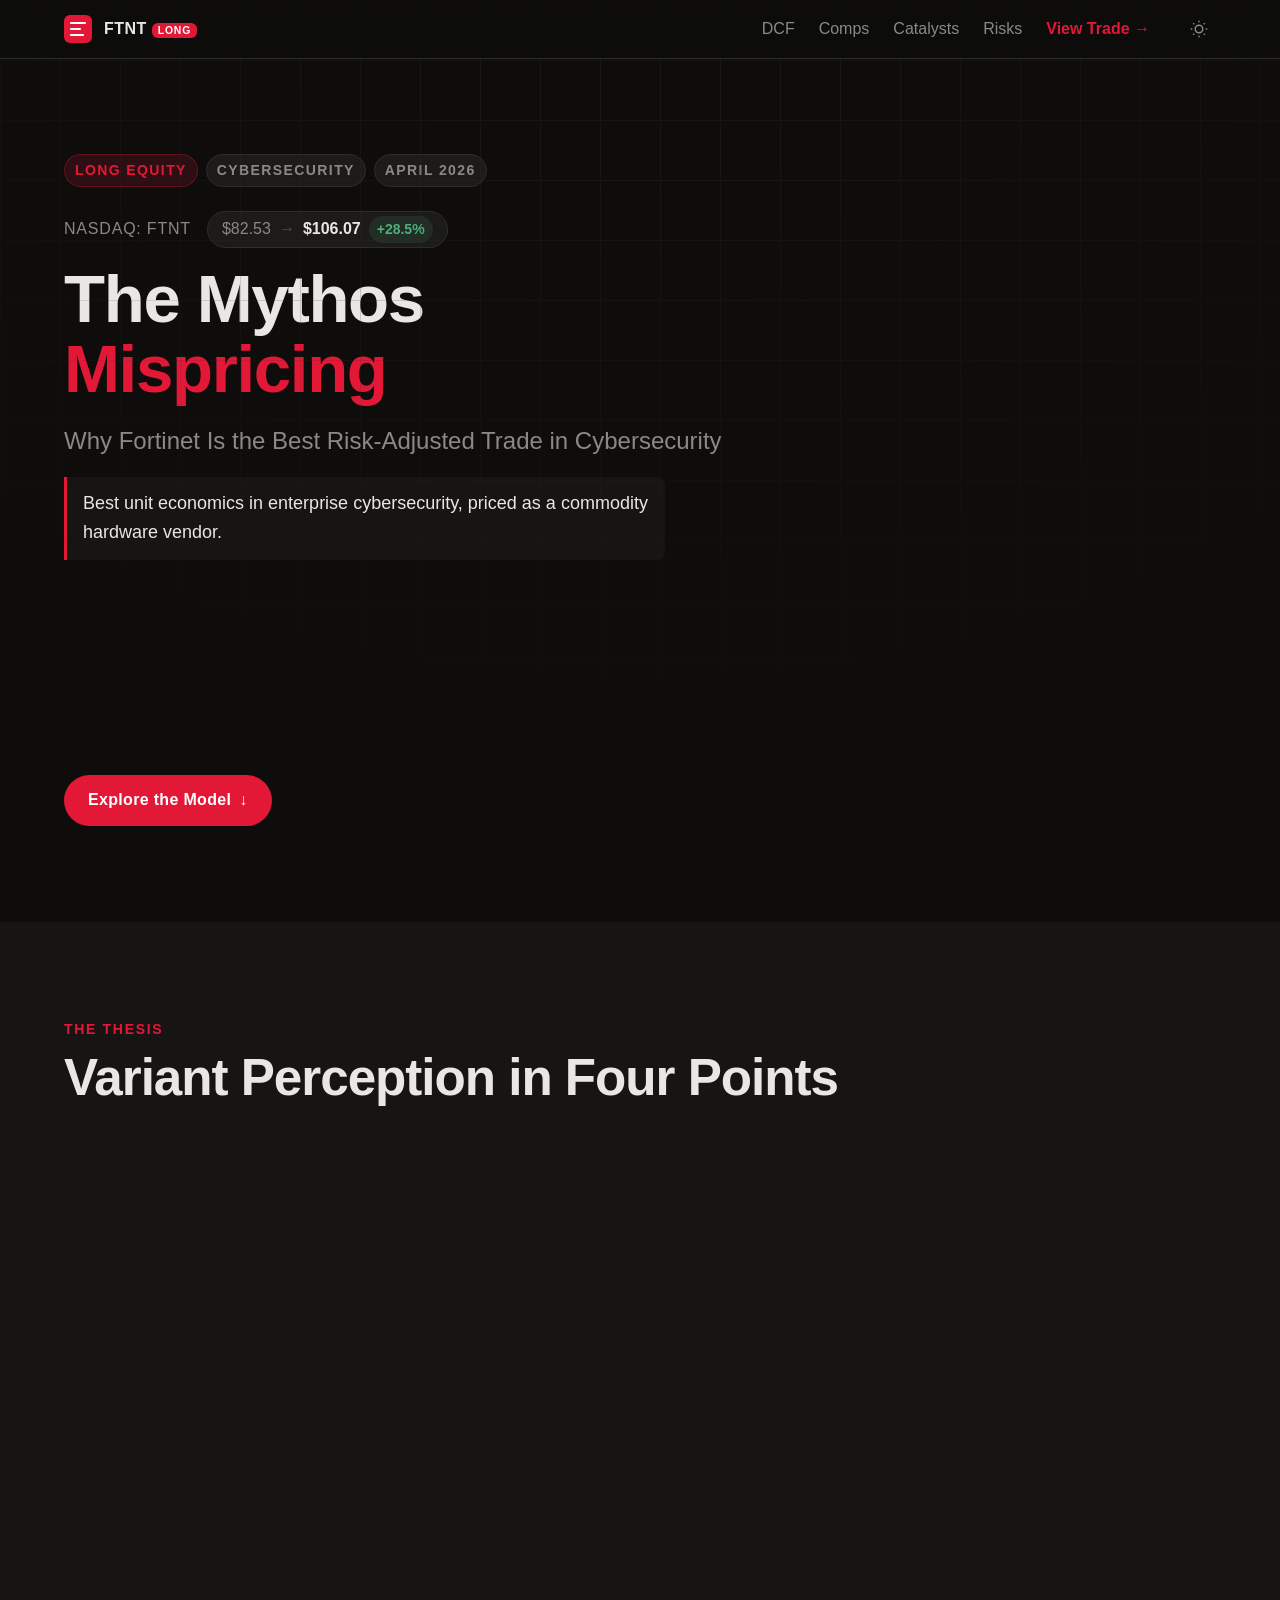
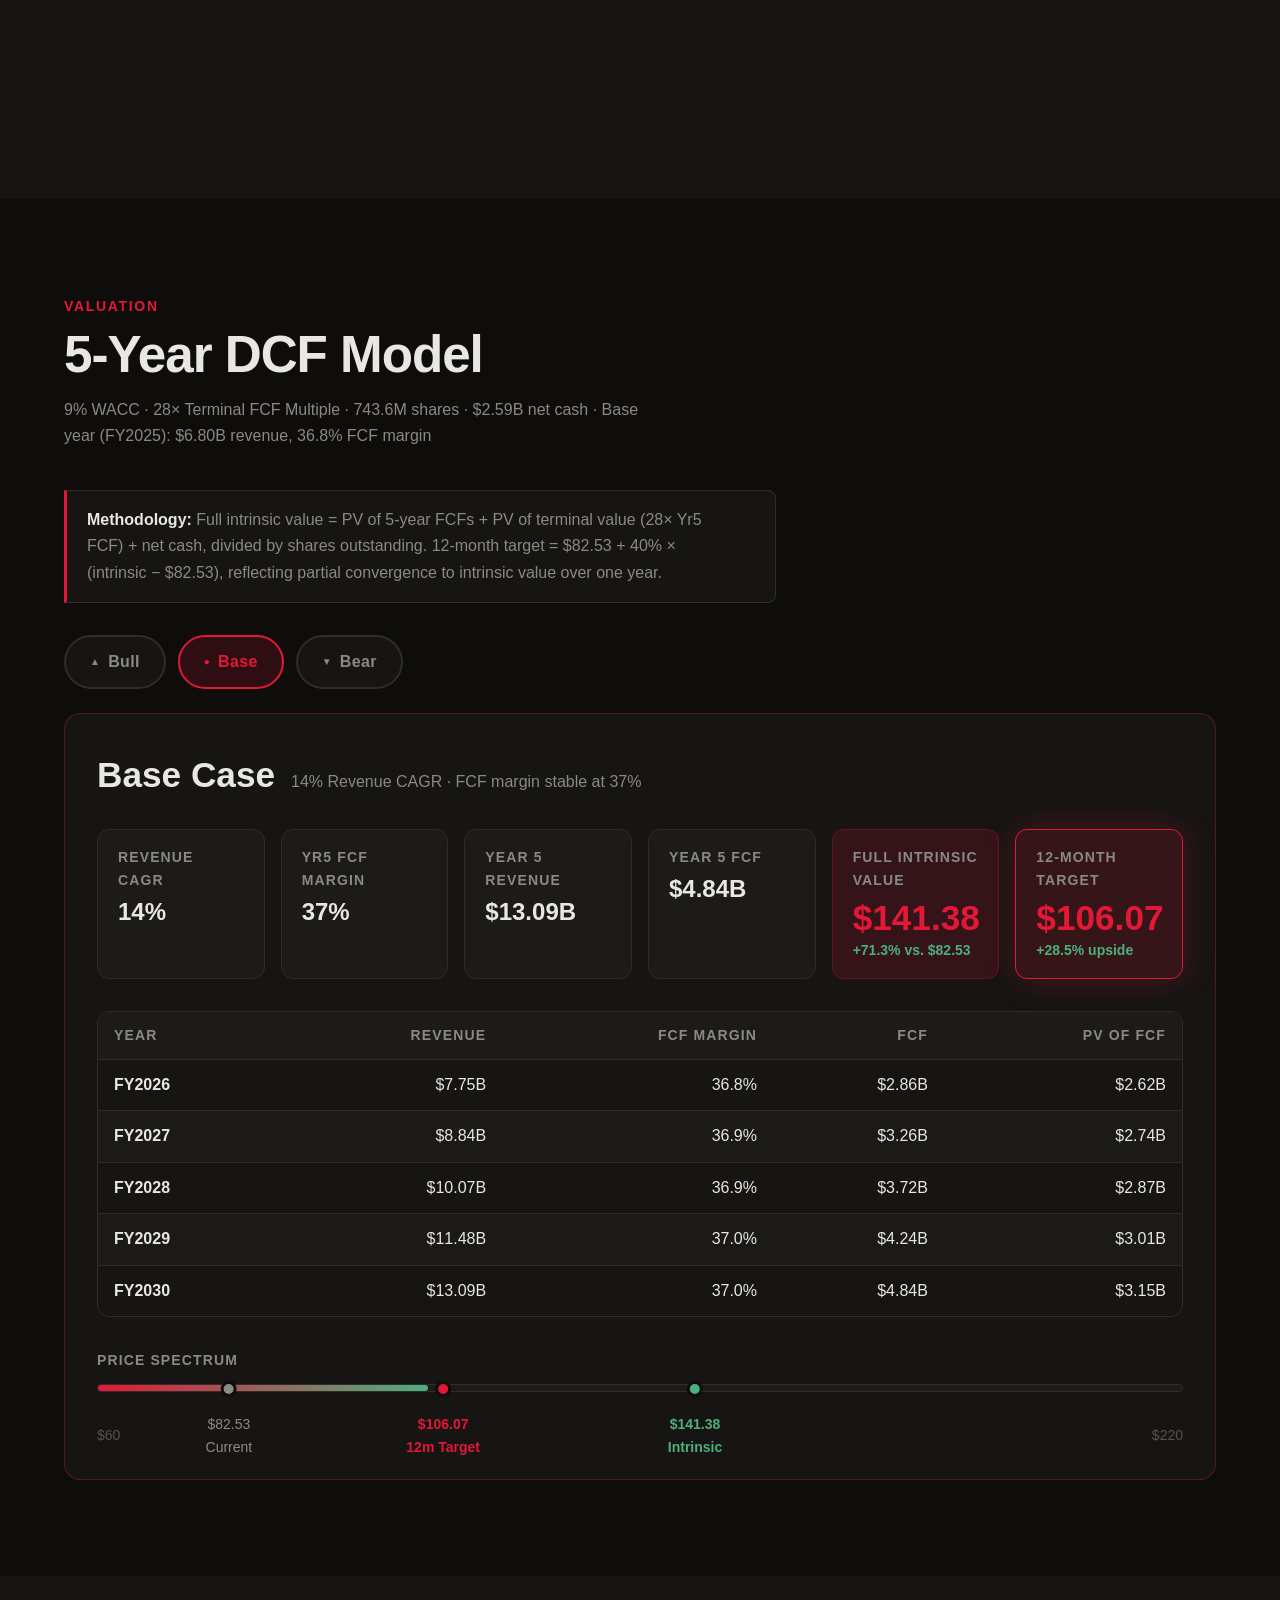
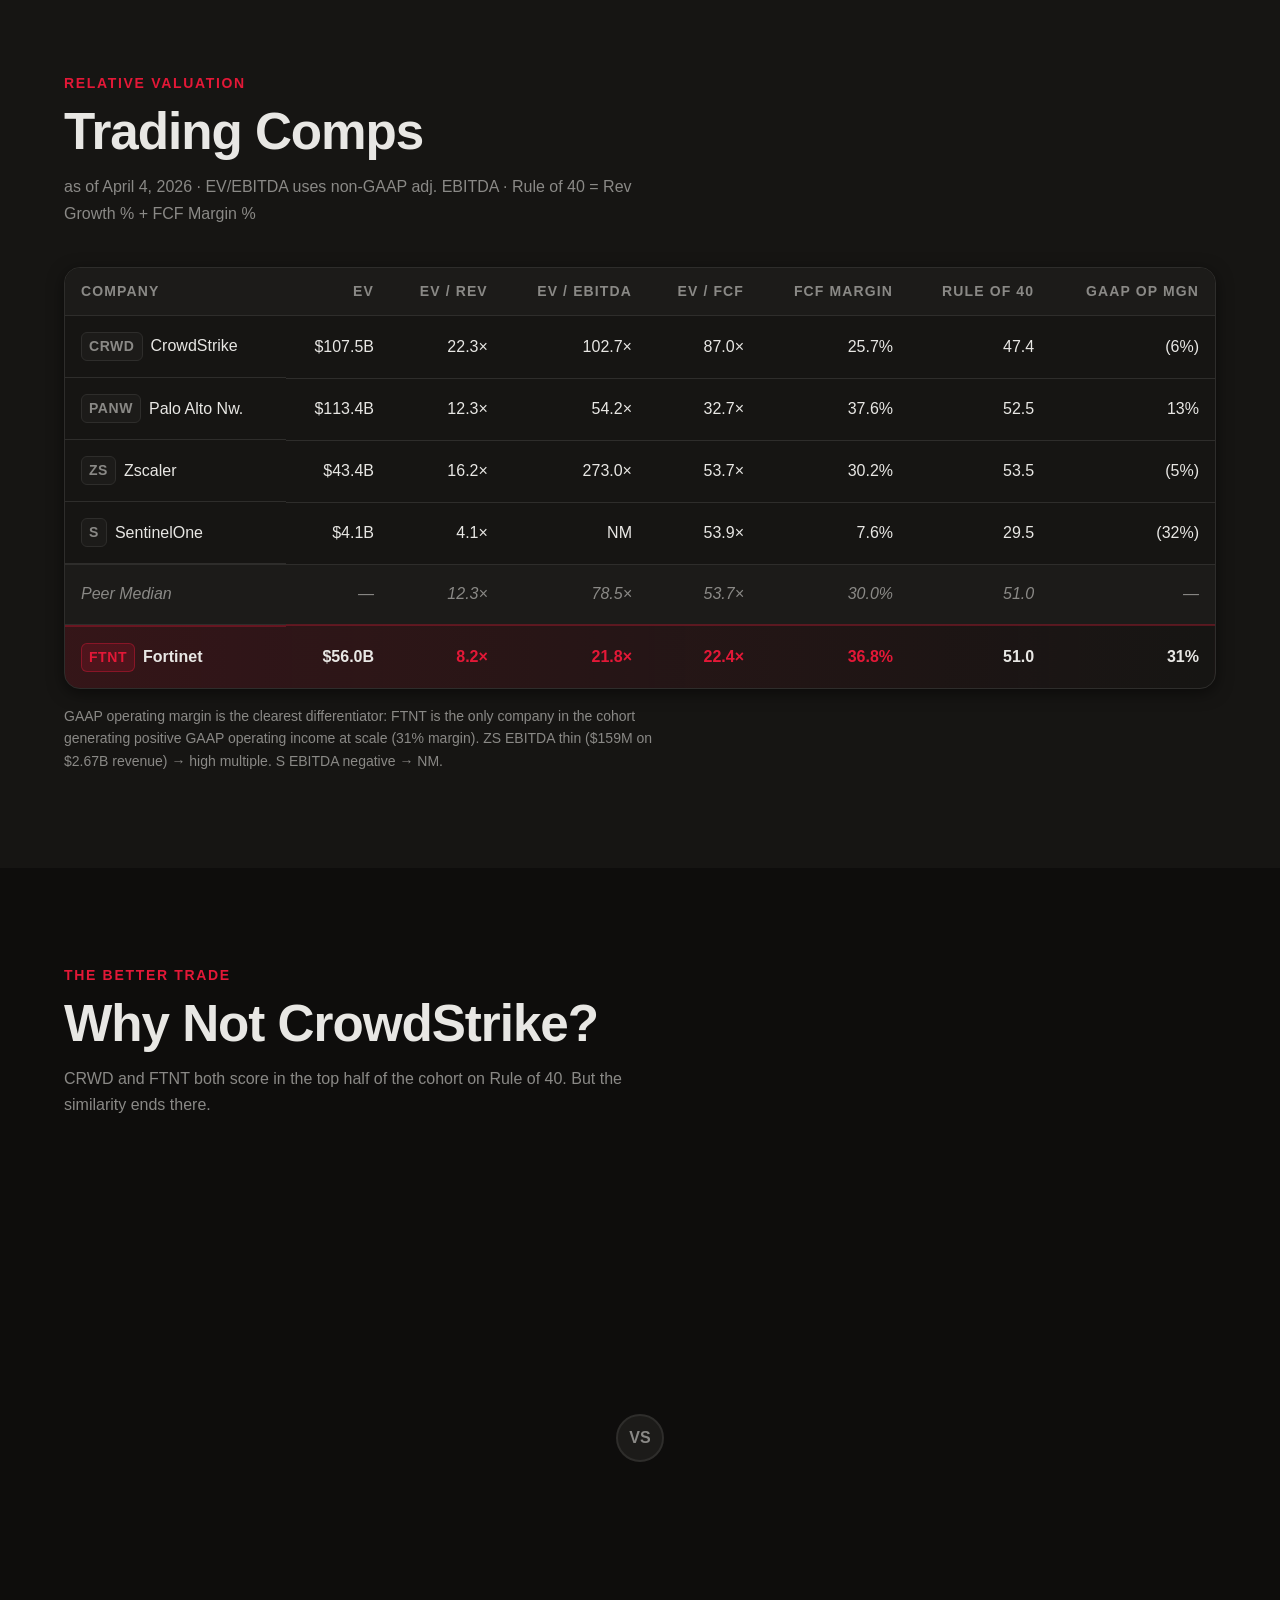
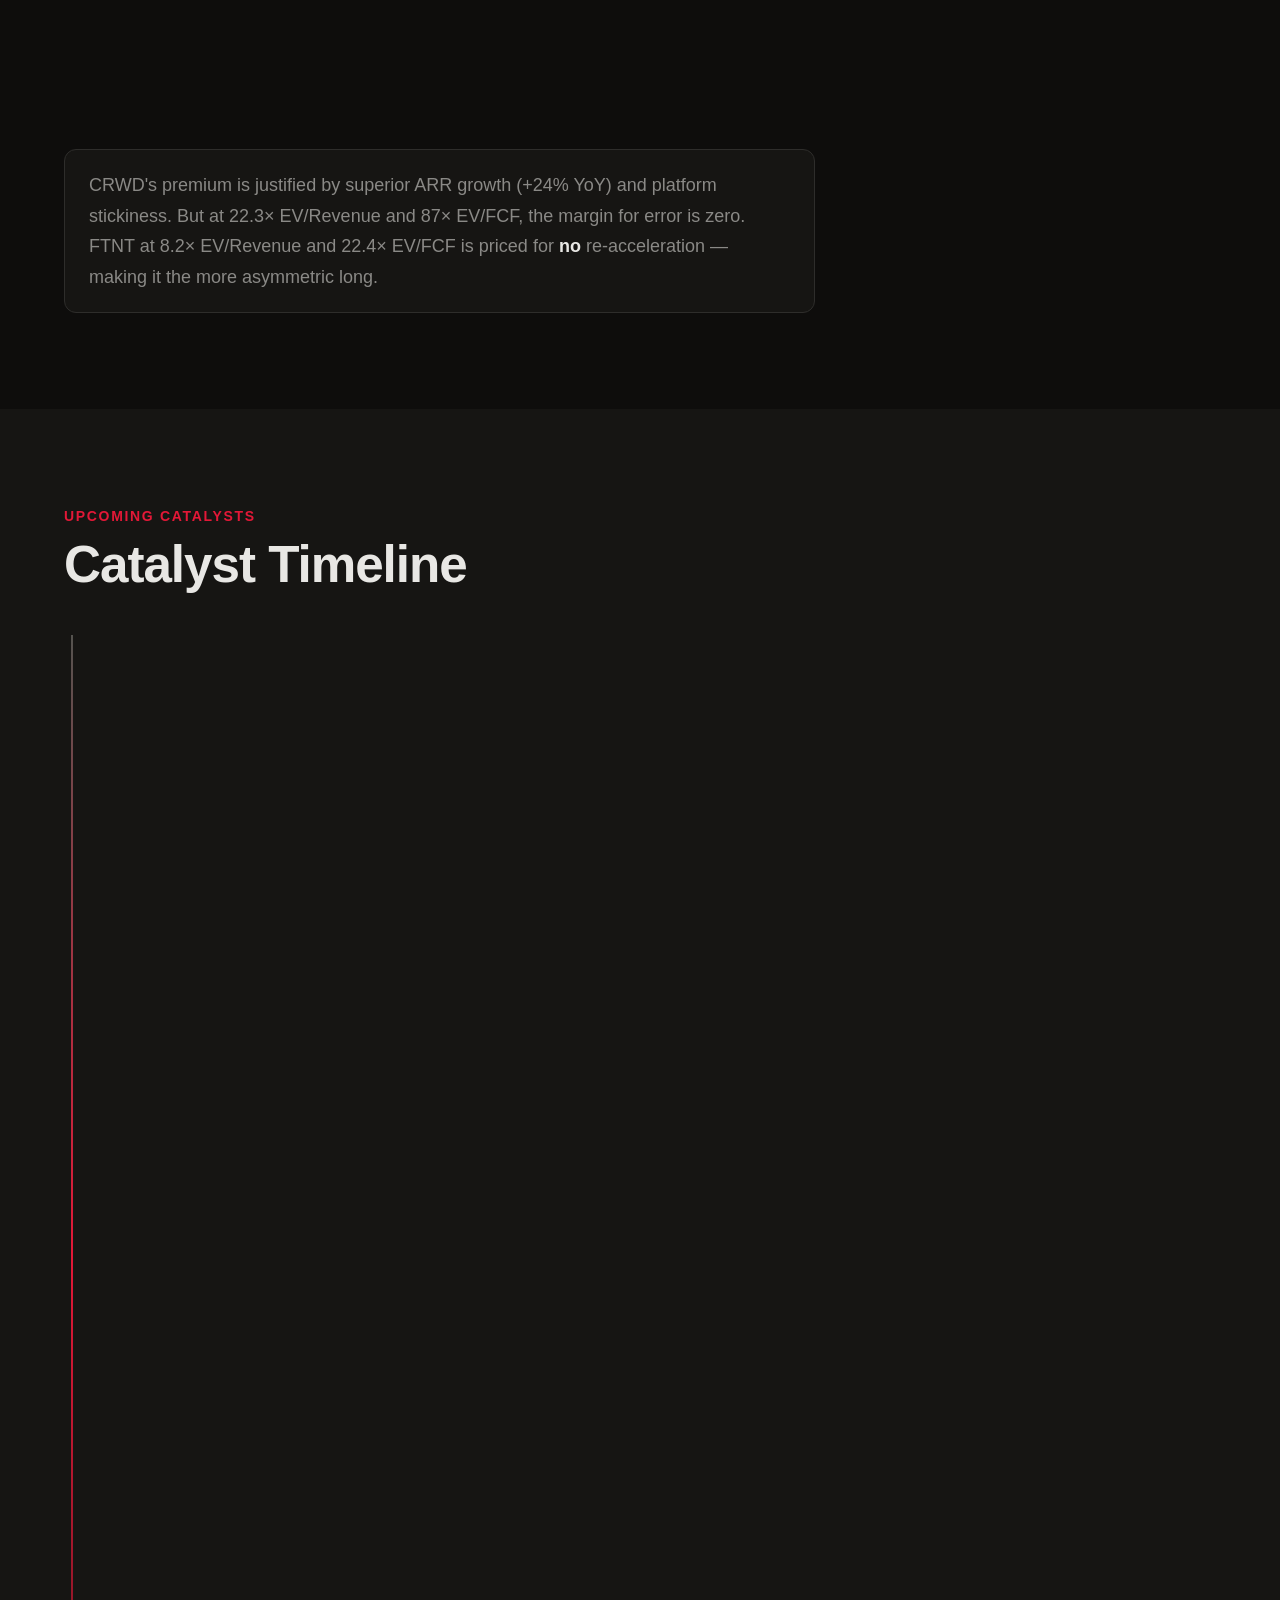
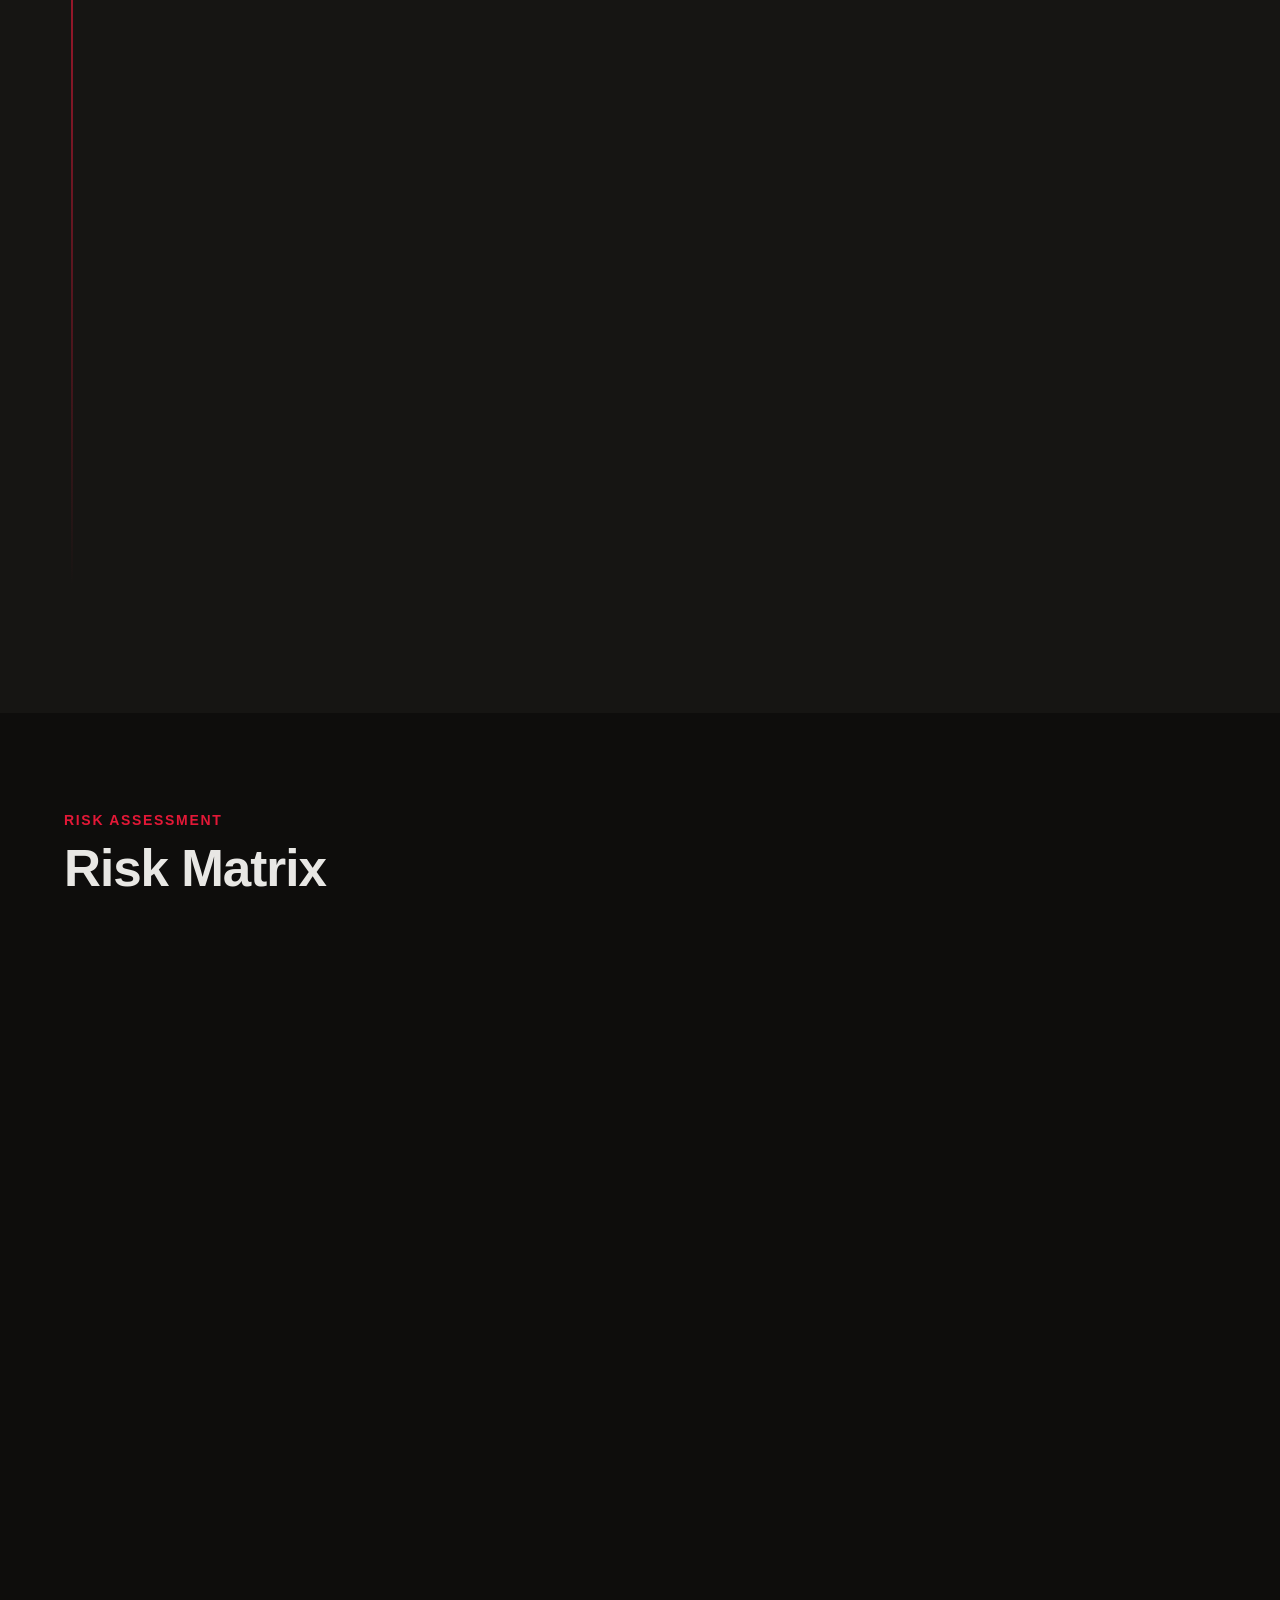
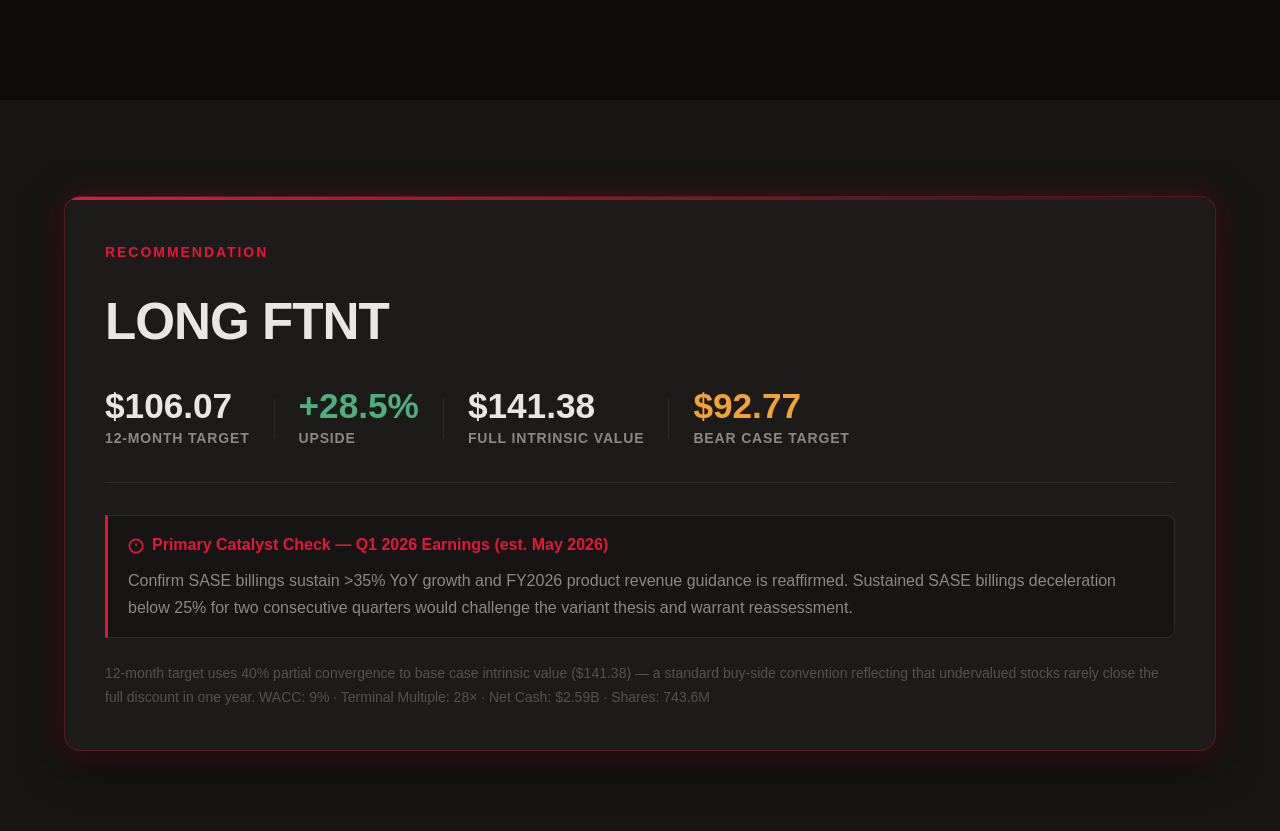
<file: index.html>
<!DOCTYPE html>
<html lang="en">
<head>
<meta charset="utf-8">
<title>The Mythos Mispricing — FTNT</title>
<meta http-equiv="refresh" content="0; url=./web-app/">
<link rel="canonical" href="./web-app/">
</head>
<body>
<p>Redirecting to <a href="./web-app/">the interactive thesis</a>…</p>
</body>
</html>
</file>
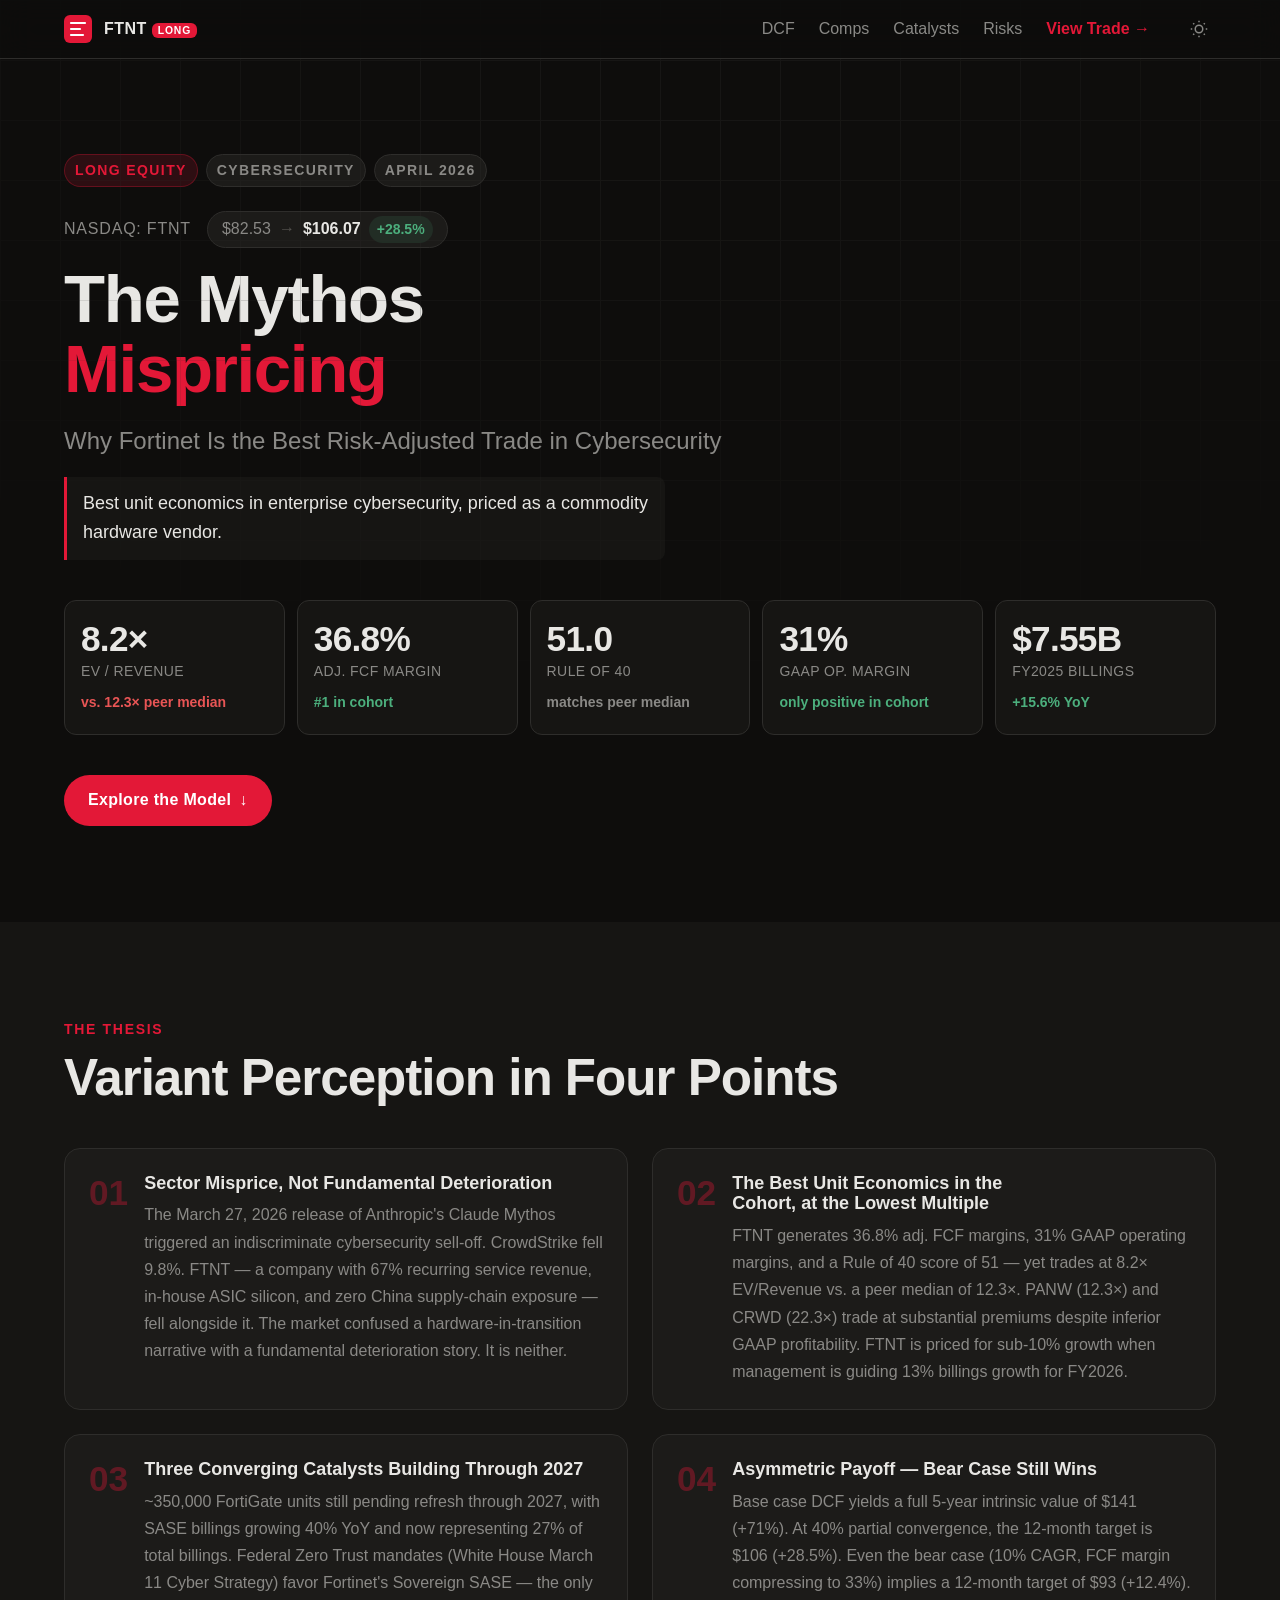
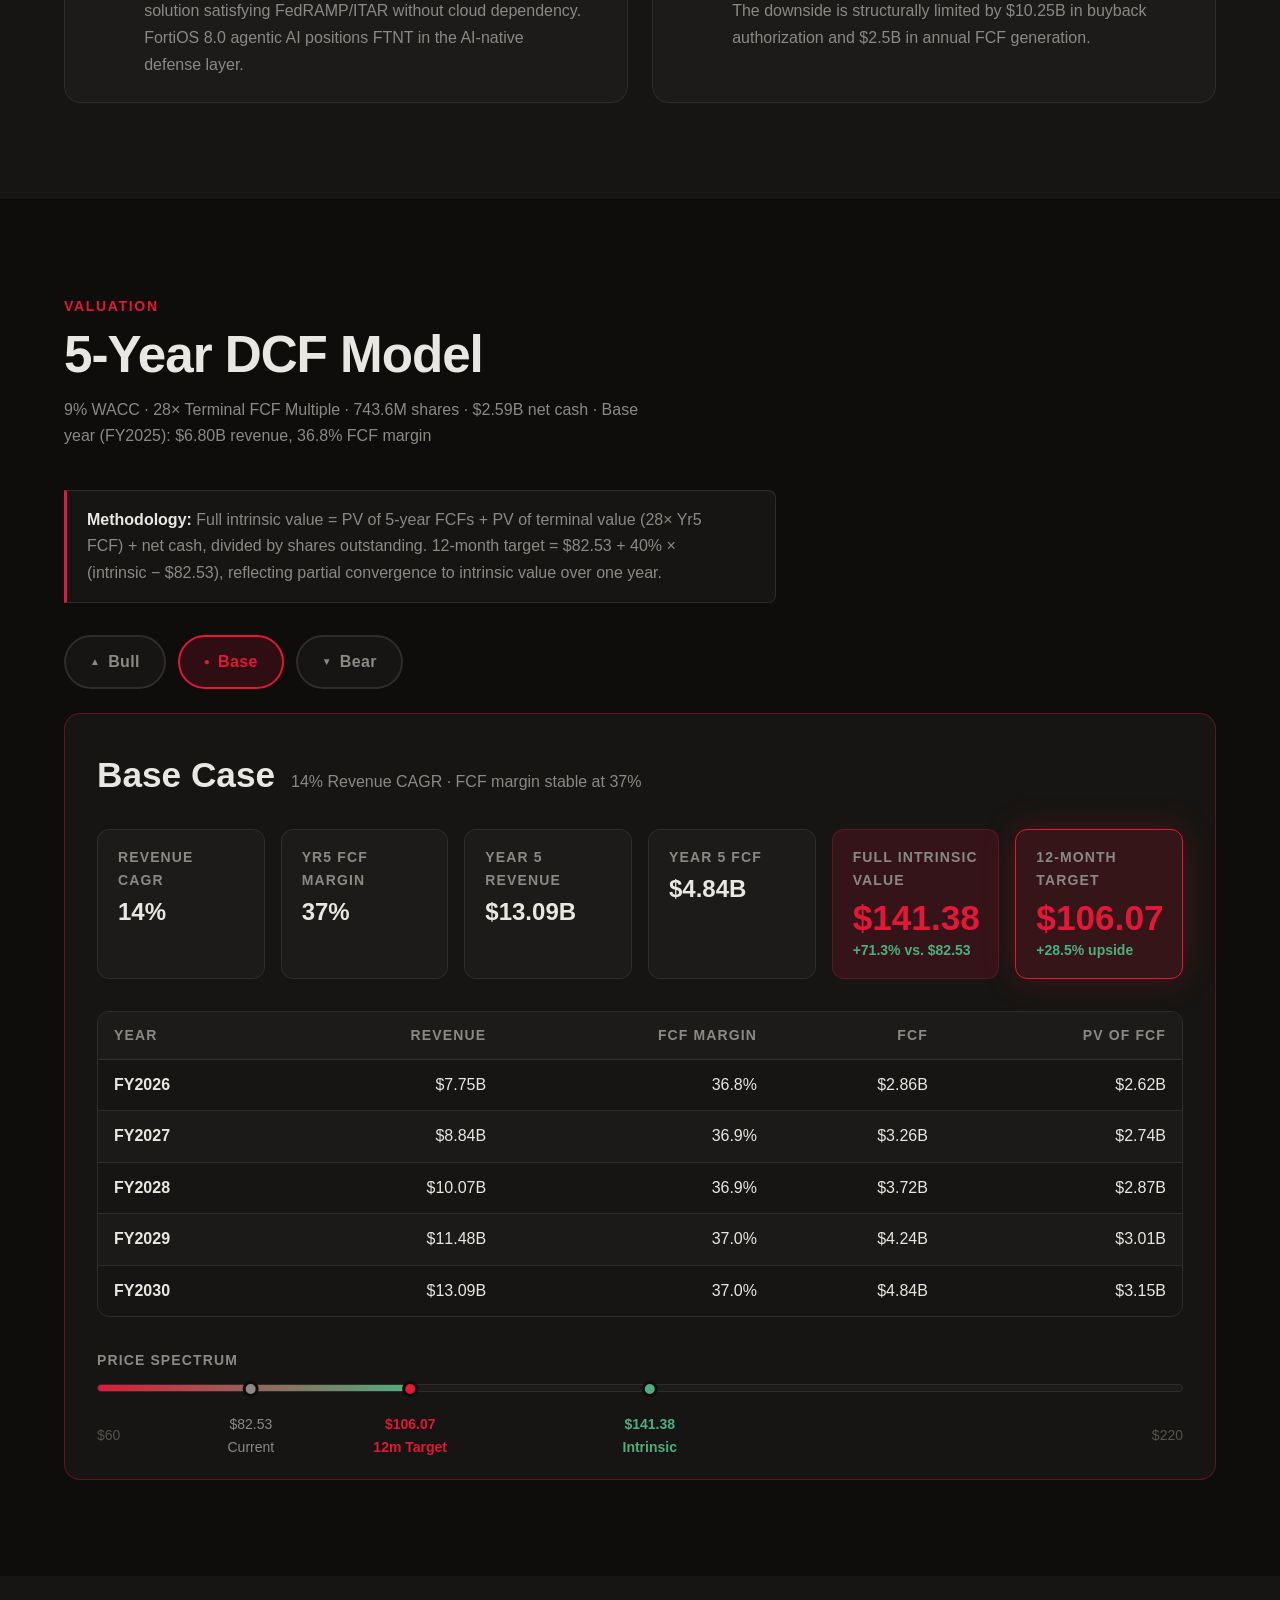
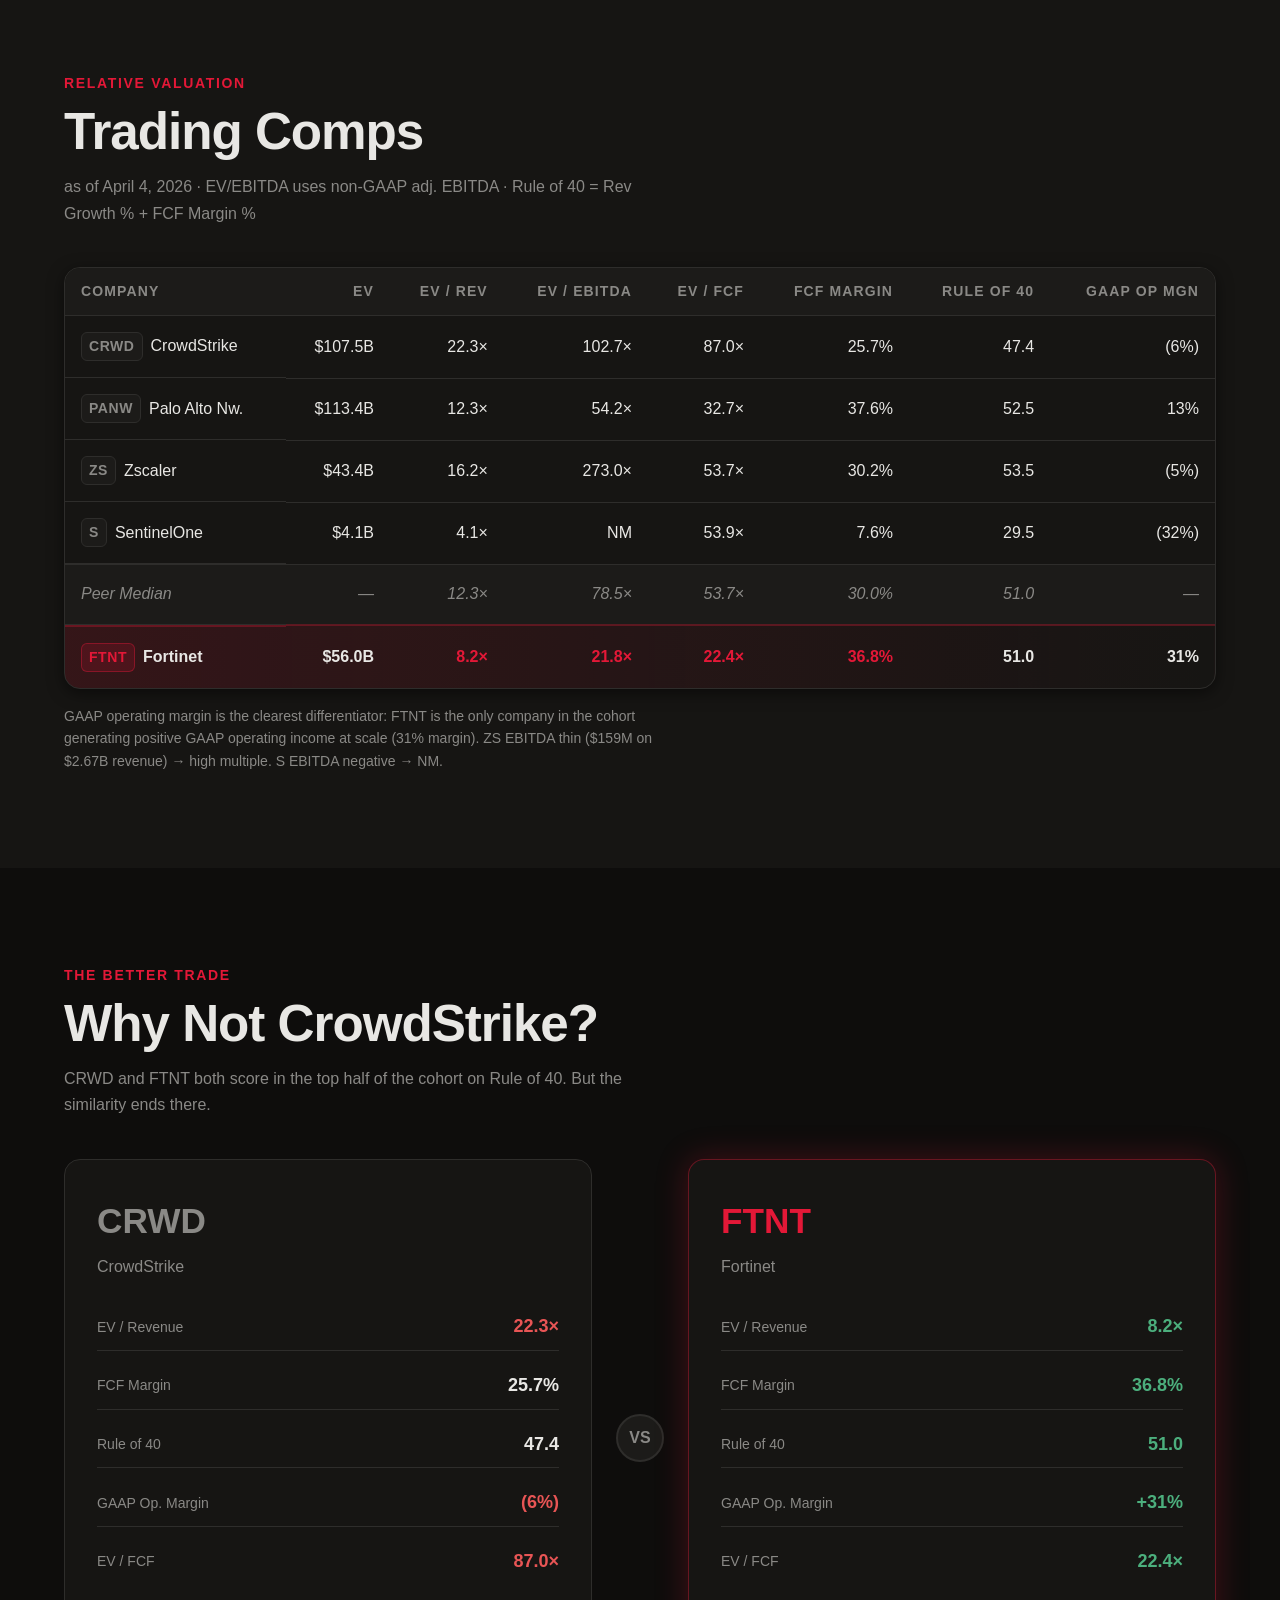
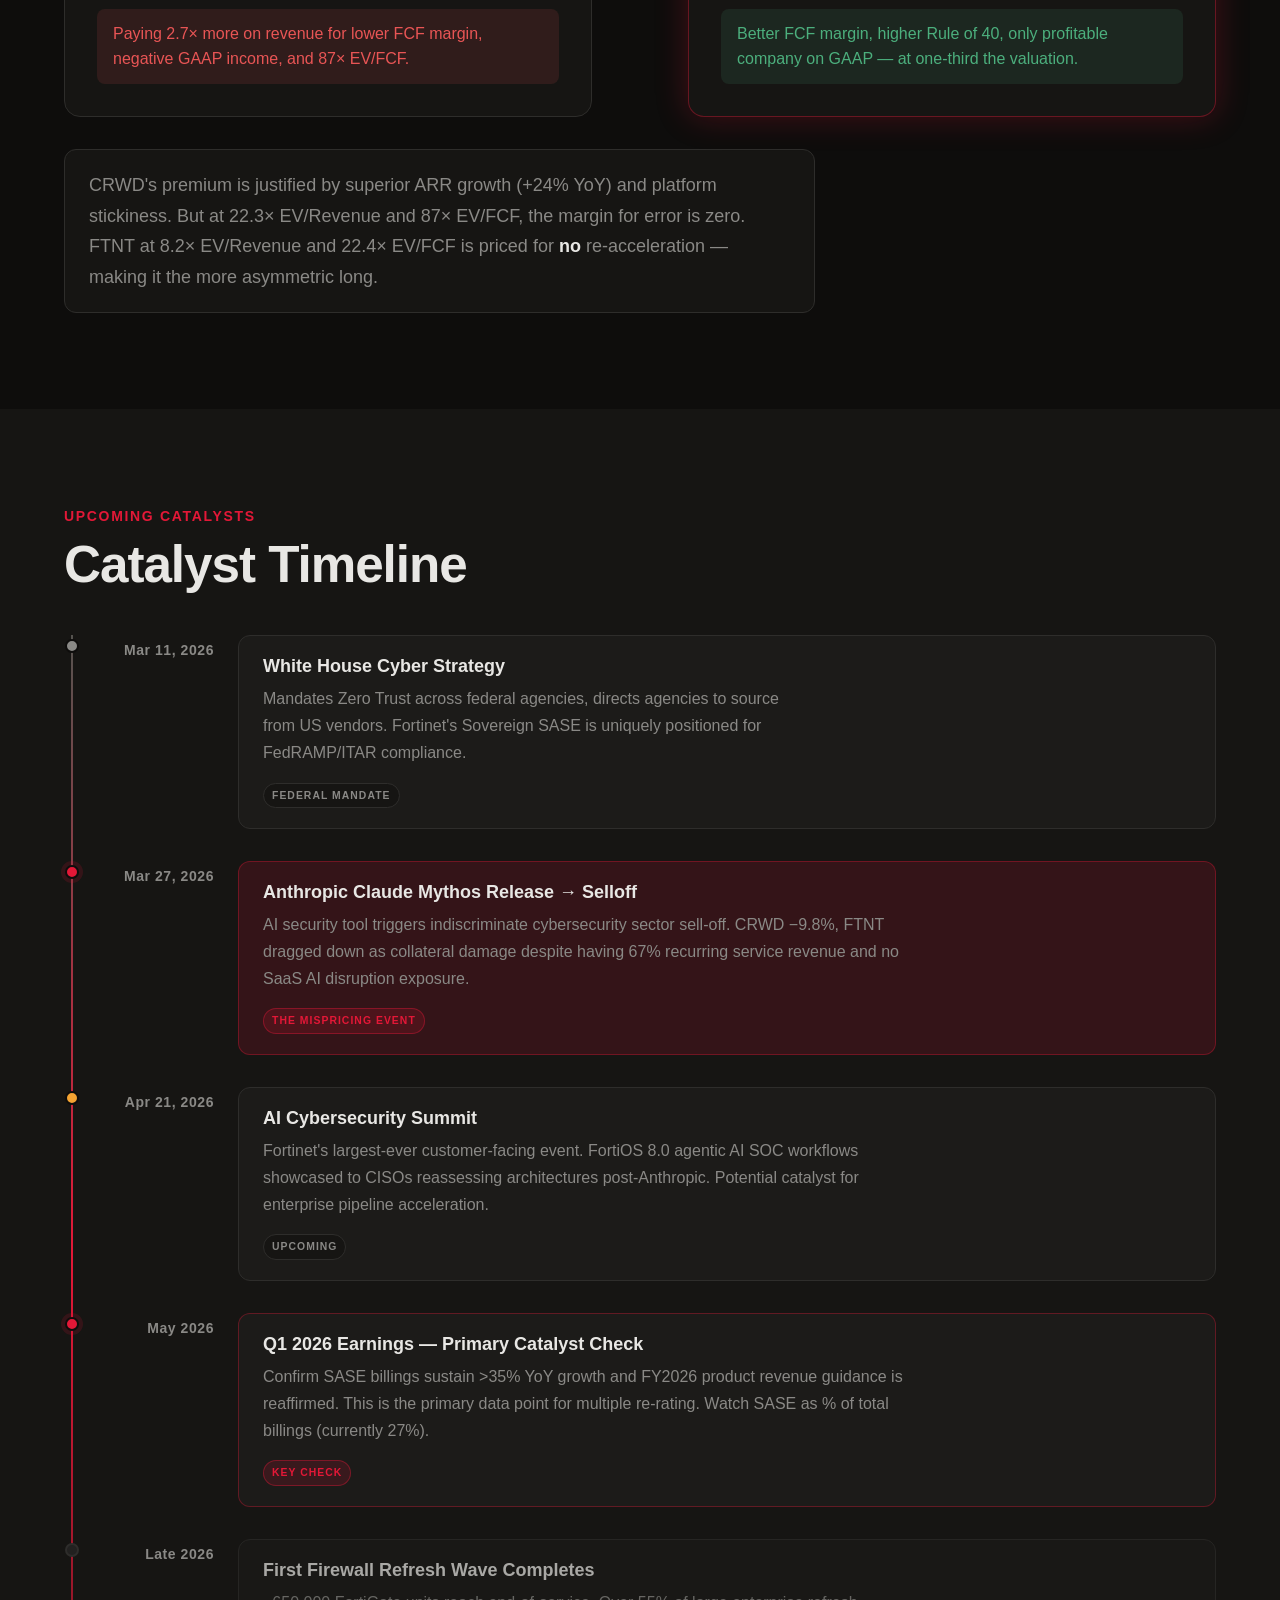
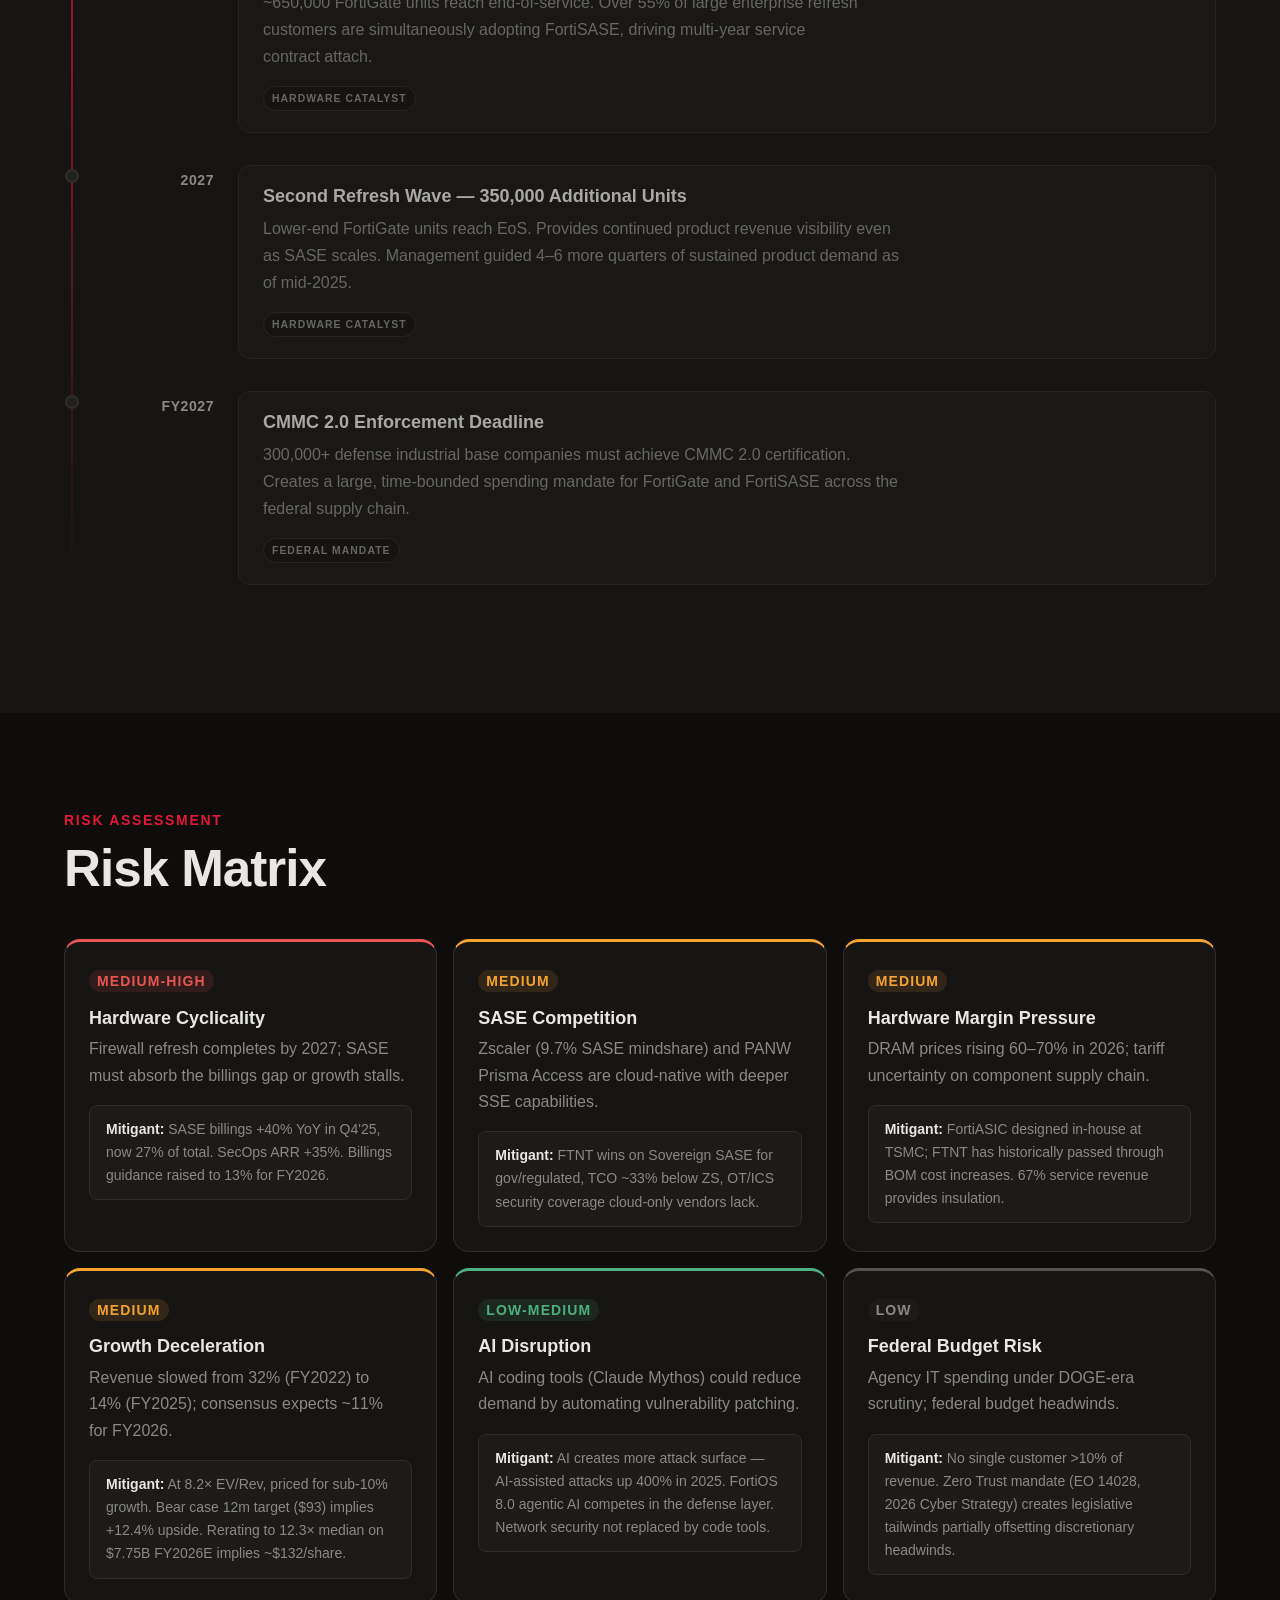
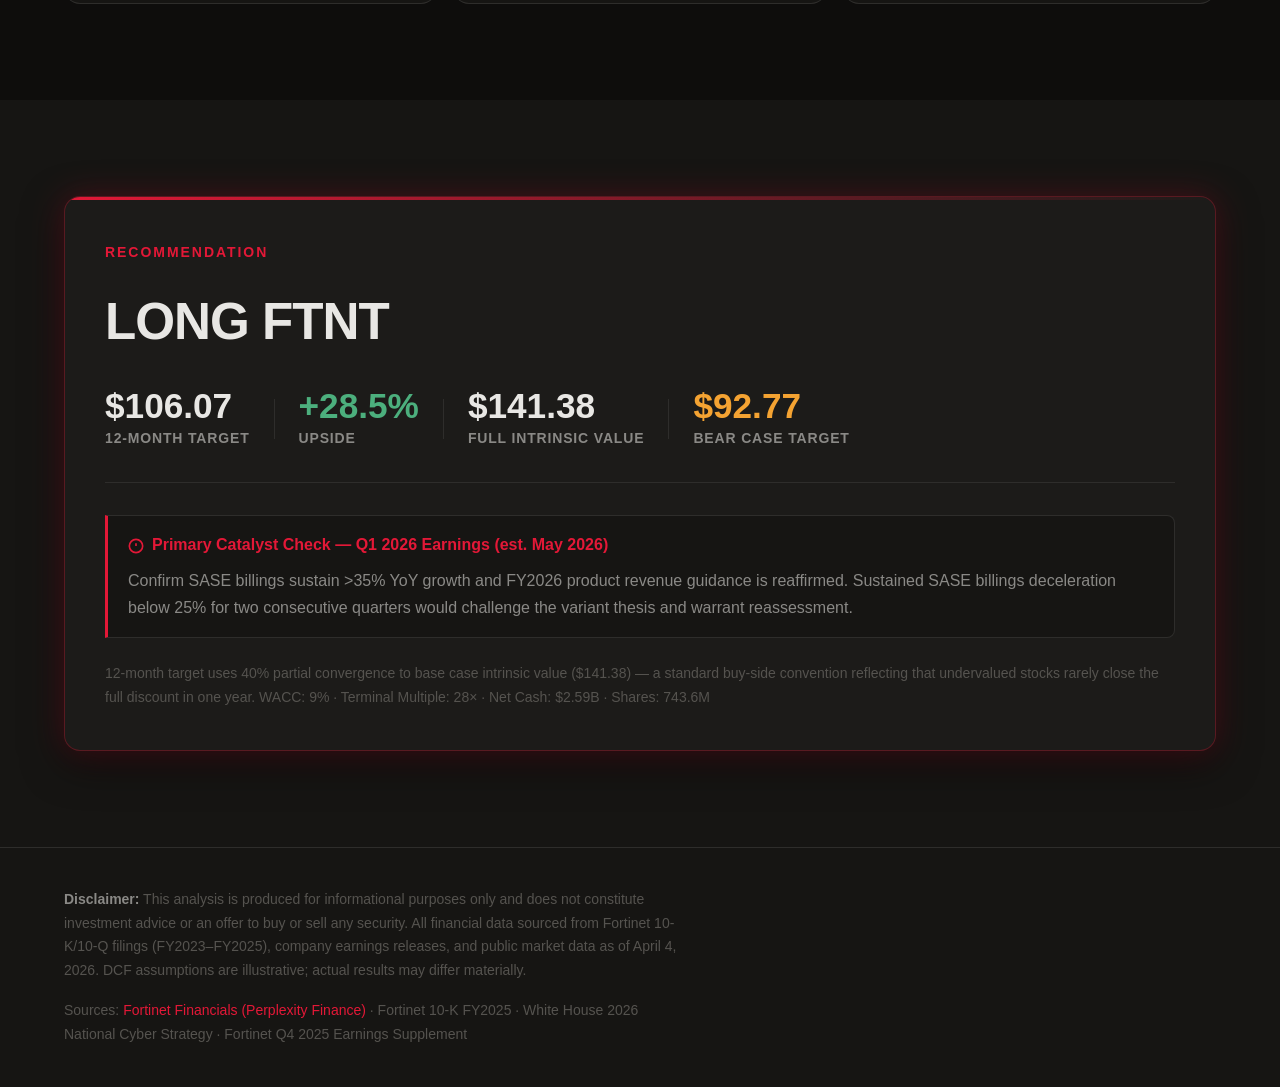
<file: web-app/index.html>
<!DOCTYPE html>
<html lang="en" data-theme="dark">
<head>
  <meta charset="UTF-8" />
  <meta name="viewport" content="width=device-width, initial-scale=1.0" />
  <title>The Mythos Mispricing — FTNT Investment Thesis</title>
  <meta name="description" content="Why Fortinet is the best risk-adjusted trade in cybersecurity. Long thesis with DCF model, comps, and catalyst timeline." />

  <!-- Fonts -->
  <link href="https://api.fontshare.com/v2/css?f[]=cabinet-grotesk@400,500,700,800&f[]=satoshi@300,400,500,700&display=swap" rel="stylesheet" />

  <link rel="stylesheet" href="style.css" />
</head>
<body>

<!-- ═══════════════════════════════════════════════
     NAV
════════════════════════════════════════════════ -->
<nav class="nav" id="nav">
  <div class="nav-inner">
    <div class="nav-logo">
      <svg width="28" height="28" viewBox="0 0 28 28" fill="none" aria-label="FTNT thesis">
        <rect width="28" height="28" rx="6" fill="#E31837"/>
        <path d="M7 8h14M7 14h9M7 20h12" stroke="#fff" stroke-width="2.2" stroke-linecap="round"/>
      </svg>
      <span class="nav-brand">FTNT <span class="nav-badge">LONG</span></span>
    </div>
    <div class="nav-links">
      <a href="#dcf">DCF</a>
      <a href="#comps">Comps</a>
      <a href="#catalysts">Catalysts</a>
      <a href="#risks">Risks</a>
      <a href="#recommendation" class="nav-cta">View Trade →</a>
    </div>
    <button class="theme-toggle" data-theme-toggle aria-label="Toggle theme">
      <svg width="18" height="18" viewBox="0 0 24 24" fill="none" stroke="currentColor" stroke-width="2"><path d="M21 12.79A9 9 0 1 1 11.21 3 7 7 0 0 0 21 12.79z"/></svg>
    </button>
  </div>
</nav>

<!-- ═══════════════════════════════════════════════
     HERO
════════════════════════════════════════════════ -->
<section class="hero" id="hero">
  <div class="hero-grid-bg" aria-hidden="true"></div>
  <div class="container">
    <div class="hero-eyebrow">
      <span class="tag tag-red">LONG EQUITY</span>
      <span class="tag tag-muted">CYBERSECURITY</span>
      <span class="tag tag-muted">APRIL 2026</span>
    </div>

    <div class="hero-ticker-row">
      <span class="hero-ticker">NASDAQ: FTNT</span>
      <div class="hero-price-pill">
        <span class="hero-price-current">$82.53</span>
        <span class="hero-price-arrow">→</span>
        <span class="hero-price-target">$106.07</span>
        <span class="hero-price-upside">+28.5%</span>
      </div>
    </div>

    <h1 class="hero-title">The Mythos<br/><em>Mispricing</em></h1>
    <p class="hero-subtitle">Why Fortinet Is the Best Risk-Adjusted Trade in Cybersecurity</p>
    <p class="hero-thesis-line">Best unit economics in enterprise cybersecurity, priced as a commodity hardware vendor.</p>

    <div class="hero-kpis">
      <div class="kpi-card">
        <div class="kpi-value">8.2×</div>
        <div class="kpi-label">EV / Revenue</div>
        <div class="kpi-delta kpi-delta-bad">vs. 12.3× peer median</div>
      </div>
      <div class="kpi-card">
        <div class="kpi-value">36.8%</div>
        <div class="kpi-label">Adj. FCF Margin</div>
        <div class="kpi-delta kpi-delta-good">#1 in cohort</div>
      </div>
      <div class="kpi-card">
        <div class="kpi-value">51.0</div>
        <div class="kpi-label">Rule of 40</div>
        <div class="kpi-delta kpi-delta-neutral">matches peer median</div>
      </div>
      <div class="kpi-card">
        <div class="kpi-value">31%</div>
        <div class="kpi-label">GAAP Op. Margin</div>
        <div class="kpi-delta kpi-delta-good">only positive in cohort</div>
      </div>
      <div class="kpi-card">
        <div class="kpi-value">$7.55B</div>
        <div class="kpi-label">FY2025 Billings</div>
        <div class="kpi-delta kpi-delta-good">+15.6% YoY</div>
      </div>
    </div>

    <a href="#dcf" class="hero-cta">Explore the Model <span aria-hidden="true">↓</span></a>
  </div>
</section>

<!-- ═══════════════════════════════════════════════
     EXECUTIVE SUMMARY
════════════════════════════════════════════════ -->
<section class="section exec-summary" id="summary">
  <div class="container">
    <div class="section-header">
      <span class="section-label">The Thesis</span>
      <h2>Variant Perception in Four Points</h2>
    </div>
    <div class="exec-bullets">
      <div class="exec-bullet">
        <div class="bullet-number">01</div>
        <div class="bullet-content">
          <h3>Sector Misprice, Not Fundamental Deterioration</h3>
          <p>The March 27, 2026 release of Anthropic's Claude Mythos triggered an indiscriminate cybersecurity sell-off. CrowdStrike fell 9.8%. FTNT — a company with 67% recurring service revenue, in-house ASIC silicon, and zero China supply-chain exposure — fell alongside it. The market confused a hardware-in-transition narrative with a fundamental deterioration story. It is neither.</p>
        </div>
      </div>
      <div class="exec-bullet">
        <div class="bullet-number">02</div>
        <div class="bullet-content">
          <h3>The Best Unit Economics in the Cohort, at the Lowest Multiple</h3>
          <p>FTNT generates 36.8% adj. FCF margins, 31% GAAP operating margins, and a Rule of 40 score of 51 — yet trades at 8.2× EV/Revenue vs. a peer median of 12.3×. PANW (12.3×) and CRWD (22.3×) trade at substantial premiums despite inferior GAAP profitability. FTNT is priced for sub-10% growth when management is guiding 13% billings growth for FY2026.</p>
        </div>
      </div>
      <div class="exec-bullet">
        <div class="bullet-number">03</div>
        <div class="bullet-content">
          <h3>Three Converging Catalysts Building Through 2027</h3>
          <p>~350,000 FortiGate units still pending refresh through 2027, with SASE billings growing 40% YoY and now representing 27% of total billings. Federal Zero Trust mandates (White House March 11 Cyber Strategy) favor Fortinet's Sovereign SASE — the only solution satisfying FedRAMP/ITAR without cloud dependency. FortiOS 8.0 agentic AI positions FTNT in the AI-native defense layer.</p>
        </div>
      </div>
      <div class="exec-bullet">
        <div class="bullet-number">04</div>
        <div class="bullet-content">
          <h3>Asymmetric Payoff — Bear Case Still Wins</h3>
          <p>Base case DCF yields a full 5-year intrinsic value of $141 (+71%). At 40% partial convergence, the 12-month target is $106 (+28.5%). Even the bear case (10% CAGR, FCF margin compressing to 33%) implies a 12-month target of $93 (+12.4%). The downside is structurally limited by $10.25B in buyback authorization and $2.5B in annual FCF generation.</p>
        </div>
      </div>
    </div>
  </div>
</section>

<!-- ═══════════════════════════════════════════════
     INTERACTIVE DCF MODEL
════════════════════════════════════════════════ -->
<section class="section dcf-section" id="dcf">
  <div class="container">
    <div class="section-header">
      <span class="section-label">Valuation</span>
      <h2>5-Year DCF Model</h2>
      <p class="section-desc">9% WACC · 28× Terminal FCF Multiple · 743.6M shares · $2.59B net cash · Base year (FY2025): $6.80B revenue, 36.8% FCF margin</p>
    </div>

    <div class="dcf-methodology">
      <p><strong>Methodology:</strong> Full intrinsic value = PV of 5-year FCFs + PV of terminal value (28× Yr5 FCF) + net cash, divided by shares outstanding. 12-month target = $82.53 + 40% × (intrinsic − $82.53), reflecting partial convergence to intrinsic value over one year.</p>
    </div>

    <!-- Scenario Toggles -->
    <div class="scenario-toggles" role="tablist" aria-label="DCF Scenarios">
      <button class="scenario-btn scenario-btn--bull" role="tab" data-scenario="bull" aria-selected="false" aria-controls="scenario-panel">
        <span class="scenario-icon">▲</span> Bull
      </button>
      <button class="scenario-btn scenario-btn--base active" role="tab" data-scenario="base" aria-selected="true" aria-controls="scenario-panel">
        <span class="scenario-icon">●</span> Base
      </button>
      <button class="scenario-btn scenario-btn--bear" role="tab" data-scenario="bear" aria-selected="false" aria-controls="scenario-panel">
        <span class="scenario-icon">▼</span> Bear
      </button>
    </div>

    <!-- Scenario Panel -->
    <div class="scenario-panel" id="scenario-panel" role="tabpanel">
      <div class="scenario-headline">
        <span class="scenario-name" id="sc-name">Base Case</span>
        <span class="scenario-desc-text" id="sc-desc">14% Revenue CAGR · FCF margin stable at 37%</span>
      </div>

      <div class="dcf-metrics">
        <div class="dcf-metric">
          <div class="dcf-metric-label">Revenue CAGR</div>
          <div class="dcf-metric-value" id="sc-cagr">14%</div>
        </div>
        <div class="dcf-metric">
          <div class="dcf-metric-label">Yr5 FCF Margin</div>
          <div class="dcf-metric-value" id="sc-fcf-margin">37%</div>
        </div>
        <div class="dcf-metric">
          <div class="dcf-metric-label">Year 5 Revenue</div>
          <div class="dcf-metric-value" id="sc-yr5-rev">$13.09B</div>
        </div>
        <div class="dcf-metric">
          <div class="dcf-metric-label">Year 5 FCF</div>
          <div class="dcf-metric-value" id="sc-yr5-fcf">$4.84B</div>
        </div>
        <div class="dcf-metric dcf-metric--highlight">
          <div class="dcf-metric-label">Full Intrinsic Value</div>
          <div class="dcf-metric-value" id="sc-intrinsic">$141.38</div>
          <div class="dcf-metric-sub" id="sc-intrinsic-upside">+71.3% vs. $82.53</div>
        </div>
        <div class="dcf-metric dcf-metric--primary">
          <div class="dcf-metric-label">12-Month Target</div>
          <div class="dcf-metric-value" id="sc-target">$106.07</div>
          <div class="dcf-metric-sub" id="sc-target-upside">+28.5% upside</div>
        </div>
      </div>

      <!-- Year-by-year mini table -->
      <div class="dcf-table-wrap">
        <table class="dcf-table" id="dcf-table">
          <thead>
            <tr>
              <th>Year</th>
              <th>Revenue</th>
              <th>FCF Margin</th>
              <th>FCF</th>
              <th>PV of FCF</th>
            </tr>
          </thead>
          <tbody id="dcf-tbody">
            <!-- filled by JS -->
          </tbody>
        </table>
      </div>

      <!-- Visual price bar -->
      <div class="price-bar-wrap">
        <div class="price-bar-label">Price Spectrum</div>
        <div class="price-bar-track">
          <div class="price-bar-fill" id="price-bar-fill"></div>
          <div class="price-bar-marker" id="price-bar-current" style="left:0%">
            <span class="price-bar-tag">$82.53<br/>Current</span>
          </div>
          <div class="price-bar-marker price-bar-marker--target" id="price-bar-target" style="left:50%">
            <span class="price-bar-tag">12m Target</span>
          </div>
          <div class="price-bar-marker price-bar-marker--intrinsic" id="price-bar-intrinsic" style="left:80%">
            <span class="price-bar-tag">Intrinsic</span>
          </div>
        </div>
        <div class="price-bar-endpoints">
          <span>$60</span>
          <span id="price-bar-max-label">$200</span>
        </div>
      </div>
    </div>
  </div>
</section>

<!-- ═══════════════════════════════════════════════
     TRADING COMPS
════════════════════════════════════════════════ -->
<section class="section comps-section" id="comps">
  <div class="container">
    <div class="section-header">
      <span class="section-label">Relative Valuation</span>
      <h2>Trading Comps</h2>
      <p class="section-desc">as of April 4, 2026 · EV/EBITDA uses non-GAAP adj. EBITDA · Rule of 40 = Rev Growth % + FCF Margin %</p>
    </div>

    <div class="comps-table-wrap">
      <table class="comps-table">
        <thead>
          <tr>
            <th>Company</th>
            <th>EV</th>
            <th>EV / Rev</th>
            <th>EV / EBITDA</th>
            <th>EV / FCF</th>
            <th>FCF Margin</th>
            <th>Rule of 40</th>
            <th>GAAP Op Mgn</th>
          </tr>
        </thead>
        <tbody>
          <tr class="comps-row">
            <td class="comps-ticker"><span class="ticker-badge">CRWD</span> CrowdStrike</td>
            <td>$107.5B</td>
            <td>22.3×</td>
            <td>102.7×</td>
            <td>87.0×</td>
            <td>25.7%</td>
            <td>47.4</td>
            <td class="negative">(6%)</td>
          </tr>
          <tr class="comps-row">
            <td class="comps-ticker"><span class="ticker-badge">PANW</span> Palo Alto Nw.</td>
            <td>$113.4B</td>
            <td>12.3×</td>
            <td>54.2×</td>
            <td>32.7×</td>
            <td>37.6%</td>
            <td>52.5</td>
            <td class="positive">13%</td>
          </tr>
          <tr class="comps-row">
            <td class="comps-ticker"><span class="ticker-badge">ZS</span> Zscaler</td>
            <td>$43.4B</td>
            <td>16.2×</td>
            <td>273.0×</td>
            <td>53.7×</td>
            <td>30.2%</td>
            <td>53.5</td>
            <td class="negative">(5%)</td>
          </tr>
          <tr class="comps-row">
            <td class="comps-ticker"><span class="ticker-badge">S</span> SentinelOne</td>
            <td>$4.1B</td>
            <td>4.1×</td>
            <td class="muted-cell">NM</td>
            <td>53.9×</td>
            <td>7.6%</td>
            <td>29.5</td>
            <td class="negative">(32%)</td>
          </tr>
          <tr class="comps-row comps-row-median">
            <td class="comps-ticker"><em>Peer Median</em></td>
            <td>—</td>
            <td>12.3×</td>
            <td>78.5×</td>
            <td>53.7×</td>
            <td>30.0%</td>
            <td>51.0</td>
            <td>—</td>
          </tr>
          <tr class="comps-row comps-row-ftnt">
            <td class="comps-ticker"><span class="ticker-badge ticker-badge-ftnt">FTNT</span> <strong>Fortinet</strong></td>
            <td><strong>$56.0B</strong></td>
            <td class="ftnt-highlight"><strong>8.2×</strong></td>
            <td class="ftnt-highlight"><strong>21.8×</strong></td>
            <td class="ftnt-highlight"><strong>22.4×</strong></td>
            <td class="ftnt-highlight positive"><strong>36.8%</strong></td>
            <td><strong>51.0</strong></td>
            <td class="positive"><strong>31%</strong></td>
          </tr>
        </tbody>
      </table>
    </div>

    <div class="comps-footnote">
      GAAP operating margin is the clearest differentiator: FTNT is the only company in the cohort generating positive GAAP operating income at scale (31% margin). ZS EBITDA thin ($159M on $2.67B revenue) → high multiple. S EBITDA negative → NM.
    </div>
  </div>
</section>

<!-- ═══════════════════════════════════════════════
     WHY NOT CROWDSTRIKE?
════════════════════════════════════════════════ -->
<section class="section why-not-section" id="why-not">
  <div class="container">
    <div class="section-header">
      <span class="section-label">The Better Trade</span>
      <h2>Why Not CrowdStrike?</h2>
      <p class="section-desc">CRWD and FTNT both score in the top half of the cohort on Rule of 40. But the similarity ends there.</p>
    </div>

    <div class="versus-grid">
      <div class="versus-card versus-card-crwd">
        <div class="versus-ticker">CRWD</div>
        <div class="versus-name">CrowdStrike</div>
        <div class="versus-metrics">
          <div class="versus-metric">
            <span class="versus-metric-label">EV / Revenue</span>
            <span class="versus-metric-value versus-bad">22.3×</span>
          </div>
          <div class="versus-metric">
            <span class="versus-metric-label">FCF Margin</span>
            <span class="versus-metric-value versus-neutral">25.7%</span>
          </div>
          <div class="versus-metric">
            <span class="versus-metric-label">Rule of 40</span>
            <span class="versus-metric-value versus-neutral">47.4</span>
          </div>
          <div class="versus-metric">
            <span class="versus-metric-label">GAAP Op. Margin</span>
            <span class="versus-metric-value versus-bad">(6%)</span>
          </div>
          <div class="versus-metric">
            <span class="versus-metric-label">EV / FCF</span>
            <span class="versus-metric-value versus-bad">87.0×</span>
          </div>
        </div>
        <div class="versus-verdict versus-verdict-crwd">
          Paying 2.7× more on revenue for lower FCF margin, negative GAAP income, and 87× EV/FCF.
        </div>
      </div>

      <div class="versus-divider">
        <div class="versus-vs">VS</div>
      </div>

      <div class="versus-card versus-card-ftnt">
        <div class="versus-ticker versus-ticker-ftnt">FTNT</div>
        <div class="versus-name">Fortinet</div>
        <div class="versus-metrics">
          <div class="versus-metric">
            <span class="versus-metric-label">EV / Revenue</span>
            <span class="versus-metric-value versus-good">8.2×</span>
          </div>
          <div class="versus-metric">
            <span class="versus-metric-label">FCF Margin</span>
            <span class="versus-metric-value versus-good">36.8%</span>
          </div>
          <div class="versus-metric">
            <span class="versus-metric-label">Rule of 40</span>
            <span class="versus-metric-value versus-good">51.0</span>
          </div>
          <div class="versus-metric">
            <span class="versus-metric-label">GAAP Op. Margin</span>
            <span class="versus-metric-value versus-good">+31%</span>
          </div>
          <div class="versus-metric">
            <span class="versus-metric-label">EV / FCF</span>
            <span class="versus-metric-value versus-good">22.4×</span>
          </div>
        </div>
        <div class="versus-verdict versus-verdict-ftnt">
          Better FCF margin, higher Rule of 40, only profitable company on GAAP — at one-third the valuation.
        </div>
      </div>
    </div>

    <div class="vs-summary">
      CRWD's premium is justified by superior ARR growth (+24% YoY) and platform stickiness. But at 22.3× EV/Revenue and 87× EV/FCF, the margin for error is zero. FTNT at 8.2× EV/Revenue and 22.4× EV/FCF is priced for <em>no</em> re-acceleration — making it the more asymmetric long.
    </div>
  </div>
</section>

<!-- ═══════════════════════════════════════════════
     CATALYST TIMELINE
════════════════════════════════════════════════ -->
<section class="section catalyst-section" id="catalysts">
  <div class="container">
    <div class="section-header">
      <span class="section-label">Upcoming Catalysts</span>
      <h2>Catalyst Timeline</h2>
    </div>

    <div class="timeline">

      <div class="timeline-item timeline-past">
        <div class="timeline-dot timeline-dot-past"></div>
        <div class="timeline-date">Mar 11, 2026</div>
        <div class="timeline-content">
          <h3>White House Cyber Strategy</h3>
          <p>Mandates Zero Trust across federal agencies, directs agencies to source from US vendors. Fortinet's Sovereign SASE is uniquely positioned for FedRAMP/ITAR compliance.</p>
          <span class="timeline-tag">FEDERAL MANDATE</span>
        </div>
      </div>

      <div class="timeline-item timeline-past timeline-item-red">
        <div class="timeline-dot timeline-dot-red"></div>
        <div class="timeline-date">Mar 27, 2026</div>
        <div class="timeline-content">
          <h3>Anthropic Claude Mythos Release → Selloff</h3>
          <p>AI security tool triggers indiscriminate cybersecurity sector sell-off. CRWD −9.8%, FTNT dragged down as collateral damage despite having 67% recurring service revenue and no SaaS AI disruption exposure.</p>
          <span class="timeline-tag timeline-tag-red">THE MISPRICING EVENT</span>
        </div>
      </div>

      <div class="timeline-item timeline-upcoming">
        <div class="timeline-dot timeline-dot-upcoming"></div>
        <div class="timeline-date">Apr 21, 2026</div>
        <div class="timeline-content">
          <h3>AI Cybersecurity Summit</h3>
          <p>Fortinet's largest-ever customer-facing event. FortiOS 8.0 agentic AI SOC workflows showcased to CISOs reassessing architectures post-Anthropic. Potential catalyst for enterprise pipeline acceleration.</p>
          <span class="timeline-tag">UPCOMING</span>
        </div>
      </div>

      <div class="timeline-item timeline-upcoming timeline-item-primary">
        <div class="timeline-dot timeline-dot-primary"></div>
        <div class="timeline-date">May 2026</div>
        <div class="timeline-content">
          <h3>Q1 2026 Earnings — Primary Catalyst Check</h3>
          <p>Confirm SASE billings sustain &gt;35% YoY growth and FY2026 product revenue guidance is reaffirmed. This is the primary data point for multiple re-rating. Watch SASE as % of total billings (currently 27%).</p>
          <span class="timeline-tag timeline-tag-primary">KEY CHECK</span>
        </div>
      </div>

      <div class="timeline-item timeline-future">
        <div class="timeline-dot timeline-dot-future"></div>
        <div class="timeline-date">Late 2026</div>
        <div class="timeline-content">
          <h3>First Firewall Refresh Wave Completes</h3>
          <p>~650,000 FortiGate units reach end-of-service. Over 55% of large enterprise refresh customers are simultaneously adopting FortiSASE, driving multi-year service contract attach.</p>
          <span class="timeline-tag">HARDWARE CATALYST</span>
        </div>
      </div>

      <div class="timeline-item timeline-future">
        <div class="timeline-dot timeline-dot-future"></div>
        <div class="timeline-date">2027</div>
        <div class="timeline-content">
          <h3>Second Refresh Wave — 350,000 Additional Units</h3>
          <p>Lower-end FortiGate units reach EoS. Provides continued product revenue visibility even as SASE scales. Management guided 4–6 more quarters of sustained product demand as of mid-2025.</p>
          <span class="timeline-tag">HARDWARE CATALYST</span>
        </div>
      </div>

      <div class="timeline-item timeline-future">
        <div class="timeline-dot timeline-dot-future"></div>
        <div class="timeline-date">FY2027</div>
        <div class="timeline-content">
          <h3>CMMC 2.0 Enforcement Deadline</h3>
          <p>300,000+ defense industrial base companies must achieve CMMC 2.0 certification. Creates a large, time-bounded spending mandate for FortiGate and FortiSASE across the federal supply chain.</p>
          <span class="timeline-tag">FEDERAL MANDATE</span>
        </div>
      </div>

    </div>
  </div>
</section>

<!-- ═══════════════════════════════════════════════
     RISK MATRIX
════════════════════════════════════════════════ -->
<section class="section risk-section" id="risks">
  <div class="container">
    <div class="section-header">
      <span class="section-label">Risk Assessment</span>
      <h2>Risk Matrix</h2>
    </div>

    <div class="risk-grid">

      <div class="risk-card risk-medium-high">
        <div class="risk-header">
          <span class="risk-severity risk-severity-mh">MEDIUM-HIGH</span>
        </div>
        <h3>Hardware Cyclicality</h3>
        <p>Firewall refresh completes by 2027; SASE must absorb the billings gap or growth stalls.</p>
        <div class="risk-mitigant">
          <strong>Mitigant:</strong> SASE billings +40% YoY in Q4'25, now 27% of total. SecOps ARR +35%. Billings guidance raised to 13% for FY2026.
        </div>
      </div>

      <div class="risk-card risk-medium">
        <div class="risk-header">
          <span class="risk-severity risk-severity-m">MEDIUM</span>
        </div>
        <h3>SASE Competition</h3>
        <p>Zscaler (9.7% SASE mindshare) and PANW Prisma Access are cloud-native with deeper SSE capabilities.</p>
        <div class="risk-mitigant">
          <strong>Mitigant:</strong> FTNT wins on Sovereign SASE for gov/regulated, TCO ~33% below ZS, OT/ICS security coverage cloud-only vendors lack.
        </div>
      </div>

      <div class="risk-card risk-medium">
        <div class="risk-header">
          <span class="risk-severity risk-severity-m">MEDIUM</span>
        </div>
        <h3>Hardware Margin Pressure</h3>
        <p>DRAM prices rising 60–70% in 2026; tariff uncertainty on component supply chain.</p>
        <div class="risk-mitigant">
          <strong>Mitigant:</strong> FortiASIC designed in-house at TSMC; FTNT has historically passed through BOM cost increases. 67% service revenue provides insulation.
        </div>
      </div>

      <div class="risk-card risk-medium">
        <div class="risk-header">
          <span class="risk-severity risk-severity-m">MEDIUM</span>
        </div>
        <h3>Growth Deceleration</h3>
        <p>Revenue slowed from 32% (FY2022) to 14% (FY2025); consensus expects ~11% for FY2026.</p>
        <div class="risk-mitigant">
          <strong>Mitigant:</strong> At 8.2× EV/Rev, priced for sub-10% growth. Bear case 12m target ($93) implies +12.4% upside. Rerating to 12.3× median on $7.75B FY2026E implies ~$132/share.
        </div>
      </div>

      <div class="risk-card risk-low-medium">
        <div class="risk-header">
          <span class="risk-severity risk-severity-lm">LOW-MEDIUM</span>
        </div>
        <h3>AI Disruption</h3>
        <p>AI coding tools (Claude Mythos) could reduce demand by automating vulnerability patching.</p>
        <div class="risk-mitigant">
          <strong>Mitigant:</strong> AI creates more attack surface — AI-assisted attacks up 400% in 2025. FortiOS 8.0 agentic AI competes in the defense layer. Network security not replaced by code tools.
        </div>
      </div>

      <div class="risk-card risk-low">
        <div class="risk-header">
          <span class="risk-severity risk-severity-l">LOW</span>
        </div>
        <h3>Federal Budget Risk</h3>
        <p>Agency IT spending under DOGE-era scrutiny; federal budget headwinds.</p>
        <div class="risk-mitigant">
          <strong>Mitigant:</strong> No single customer &gt;10% of revenue. Zero Trust mandate (EO 14028, 2026 Cyber Strategy) creates legislative tailwinds partially offsetting discretionary headwinds.
        </div>
      </div>

    </div>
  </div>
</section>

<!-- ═══════════════════════════════════════════════
     RECOMMENDATION FOOTER CARD
════════════════════════════════════════════════ -->
<section class="section recommendation-section" id="recommendation">
  <div class="container">
    <div class="rec-card">
      <div class="rec-badge">RECOMMENDATION</div>
      <div class="rec-main">
        <div class="rec-action">LONG FTNT</div>
        <div class="rec-target-row">
          <div class="rec-metric">
            <div class="rec-metric-val">$106.07</div>
            <div class="rec-metric-label">12-Month Target</div>
          </div>
          <div class="rec-divider-v"></div>
          <div class="rec-metric">
            <div class="rec-metric-val rec-upside">+28.5%</div>
            <div class="rec-metric-label">Upside</div>
          </div>
          <div class="rec-divider-v"></div>
          <div class="rec-metric">
            <div class="rec-metric-val">$141.38</div>
            <div class="rec-metric-label">Full Intrinsic Value</div>
          </div>
          <div class="rec-divider-v"></div>
          <div class="rec-metric">
            <div class="rec-metric-val rec-bear">$92.77</div>
            <div class="rec-metric-label">Bear Case Target</div>
          </div>
        </div>
      </div>

      <div class="rec-catalyst-check">
        <div class="rec-check-header">
          <svg width="16" height="16" viewBox="0 0 24 24" fill="none" stroke="currentColor" stroke-width="2.5"><circle cx="12" cy="12" r="10"/><path d="M12 8v4M12 16h.01"/></svg>
          Primary Catalyst Check — Q1 2026 Earnings (est. May 2026)
        </div>
        <p>Confirm SASE billings sustain &gt;35% YoY growth and FY2026 product revenue guidance is reaffirmed. Sustained SASE billings deceleration below 25% for two consecutive quarters would challenge the variant thesis and warrant reassessment.</p>
      </div>

      <div class="rec-methodology">
        12-month target uses 40% partial convergence to base case intrinsic value ($141.38) — a standard buy-side convention reflecting that undervalued stocks rarely close the full discount in one year. WACC: 9% · Terminal Multiple: 28× · Net Cash: $2.59B · Shares: 743.6M
      </div>
    </div>
  </div>
</section>

<!-- ═══════════════════════════════════════════════
     PAGE FOOTER
════════════════════════════════════════════════ -->
<footer class="page-footer">
  <div class="container">
    <div class="footer-inner">
      <div class="footer-disclaimer">
        <strong>Disclaimer:</strong> This analysis is produced for informational purposes only and does not constitute investment advice or an offer to buy or sell any security. All financial data sourced from Fortinet 10-K/10-Q filings (FY2023–FY2025), company earnings releases, and public market data as of April 4, 2026. DCF assumptions are illustrative; actual results may differ materially.
      </div>
      <div class="footer-sources">
        Sources: <a href="https://perplexity.ai/finance/FTNT" target="_blank" rel="noopener">Fortinet Financials (Perplexity Finance)</a> · Fortinet 10-K FY2025 · White House 2026 National Cyber Strategy · Fortinet Q4 2025 Earnings Supplement
      </div>
    </div>
  </div>
</footer>

<script src="app.js"></script>
<script data-pplx-inline-edit>
(function(){
  if(window===window.top)return;
  function inlineAll(orig,clone){
    if(orig.nodeType!==1)return;
    try{
      var cs=getComputedStyle(orig);
      var t='';
      for(var i=0;i<cs.length;i++){t+=cs[i]+':'+cs.getPropertyValue(cs[i])+';';}
      clone.style.cssText=t;
    }catch(e){}
    var oc=orig.children,cc=clone.children;
    for(var j=0;j<oc.length&&j<cc.length;j++){inlineAll(oc[j],cc[j]);}
  }
  function stripExternal(clone){
    var imgs=clone.querySelectorAll('img');
    for(var i=0;i<imgs.length;i++){
      var s=imgs[i].getAttribute('src');
      if(s&&!s.startsWith('data:'))imgs[i].removeAttribute('src');
    }
    var all=clone.querySelectorAll('*');
    for(var i=0;i<all.length;i++){
      var st=all[i].style.cssText;
      if(st&&st.indexOf('url(')>=0){
        all[i].style.cssText=st.replace(/url\(["']?(?!data:)[^)"']*["']?\)/gi,'none');
      }
    }
  }
  window.addEventListener('message',function(e){
    if(!e.data||e.data.type!=='INLINE_EDIT_CAPTURE_REQUEST')return;
    var scrollX=window.scrollX||window.pageXOffset||0;
    var scrollY=window.scrollY||window.pageYOffset||0;
    var w=window.innerWidth,h=window.innerHeight;
    try{
      var clone=document.documentElement.cloneNode(true);
      var rm=clone.querySelectorAll('script,link[rel="stylesheet"],style');
      for(var i=0;i<rm.length;i++){rm[i].remove();}
      inlineAll(document.documentElement,clone);
      stripExternal(clone);
      var html=new XMLSerializer().serializeToString(clone);
      var svg='<svg xmlns="http://www.w3.org/2000/svg" width="'+w+'" height="'+h+'">'
        +'<foreignObject width="100%" height="100%">'
        +'<div xmlns="http://www.w3.org/1999/xhtml" style="width:'+w+'px;height:'+h+'px;overflow:hidden">'
        +'<div style="transform:translate(-'+scrollX+'px,-'+scrollY+'px);transform-origin:top left">'
        +html+'</div></div></foreignObject></svg>';
      var svgUrl='data:image/svg+xml;charset=utf-8,'+encodeURIComponent(svg);
      var img=new Image();
      img.onload=function(){
        var c=document.createElement('canvas');c.width=w;c.height=h;
        c.getContext('2d').drawImage(img,0,0);
        window.parent.postMessage({type:'INLINE_EDIT_SCREENSHOT_RESULT',dataUrl:c.toDataURL('image/png'),scrollX:scrollX,scrollY:scrollY},'*');
      };
      img.onerror=function(){
        window.parent.postMessage({type:'INLINE_EDIT_SCREENSHOT_RESULT',dataUrl:null,scrollX:scrollX,scrollY:scrollY},'*');
      };
      img.src=svgUrl;
    }catch(err){
      window.parent.postMessage({type:'INLINE_EDIT_SCREENSHOT_RESULT',dataUrl:null,scrollX:scrollX,scrollY:scrollY},'*');
    }
  });
})();
</script></body>
</html>
</file>
<file: web-app/style.css>
/* ═══════════════════════════════════════════════
   FTNT THESIS — STYLE SHEET
   Dark-first, Fortinet red accent, Cabinet Grotesk display
════════════════════════════════════════════════ */

/* ── DESIGN TOKENS ─────────────────────────────── */
:root {
  /* Type scale */
  --text-xs:   clamp(0.75rem, 0.7rem + 0.25vw, 0.875rem);
  --text-sm:   clamp(0.875rem, 0.8rem + 0.35vw, 1rem);
  --text-base: clamp(1rem, 0.95rem + 0.25vw, 1.125rem);
  --text-lg:   clamp(1.125rem, 1rem + 0.75vw, 1.5rem);
  --text-xl:   clamp(1.5rem, 1.2rem + 1.25vw, 2.25rem);
  --text-2xl:  clamp(2rem, 1.2rem + 2.5vw, 3.5rem);
  --text-3xl:  clamp(2.5rem, 1rem + 4vw, 5rem);

  /* Spacing */
  --space-1: 0.25rem;
  --space-2: 0.5rem;
  --space-3: 0.75rem;
  --space-4: 1rem;
  --space-5: 1.25rem;
  --space-6: 1.5rem;
  --space-8: 2rem;
  --space-10: 2.5rem;
  --space-12: 3rem;
  --space-16: 4rem;
  --space-20: 5rem;
  --space-24: 6rem;

  /* Radius */
  --radius-sm: 0.375rem;
  --radius-md: 0.5rem;
  --radius-lg: 0.75rem;
  --radius-xl: 1rem;
  --radius-full: 9999px;

  /* Transitions */
  --transition: 180ms cubic-bezier(0.16, 1, 0.3, 1);
  --transition-slow: 360ms cubic-bezier(0.16, 1, 0.3, 1);

  /* Layout */
  --content-wide: 1200px;
  --content-default: 960px;

  /* Fonts */
  --font-display: 'Cabinet Grotesk', 'Helvetica Neue', sans-serif;
  --font-body:    'Satoshi', 'Inter', sans-serif;

  /* Fortinet brand */
  --ftnt-red:       #E31837;
  --ftnt-red-dark:  #B5102A;
  --ftnt-red-dim:   rgba(227, 24, 55, 0.15);
  --ftnt-red-glow:  rgba(227, 24, 55, 0.25);
}

/* ── DARK THEME (DEFAULT) ──────────────────────── */
:root, [data-theme="dark"] {
  --color-bg:           #0E0D0C;
  --color-surface:      #161513;
  --color-surface-2:    #1C1B19;
  --color-surface-3:    #222120;
  --color-border:       #2E2D2B;
  --color-border-light: #3A3937;

  --color-text:         #E8E7E4;
  --color-text-muted:   #8A8986;
  --color-text-faint:   #55534F;

  --color-primary:      var(--ftnt-red);
  --color-primary-hover: var(--ftnt-red-dark);

  --color-positive:     #4CAF7D;
  --color-positive-bg:  rgba(76, 175, 125, 0.12);
  --color-negative:     #E85555;
  --color-negative-bg:  rgba(232, 85, 85, 0.12);
  --color-neutral:      #8A8986;

  --color-bull:   #4CAF7D;
  --color-base:   var(--ftnt-red);
  --color-bear:   #F4A332;

  --shadow-sm: 0 1px 3px rgba(0,0,0,0.4);
  --shadow-md: 0 4px 16px rgba(0,0,0,0.5);
  --shadow-lg: 0 12px 40px rgba(0,0,0,0.6);
  --shadow-red: 0 0 32px var(--ftnt-red-glow);
}

/* ── LIGHT THEME ────────────────────────────────── */
[data-theme="light"] {
  --color-bg:           #F5F4F0;
  --color-surface:      #FAFAF8;
  --color-surface-2:    #FFFFFF;
  --color-surface-3:    #F0EEE9;
  --color-border:       #D8D6D0;
  --color-border-light: #E4E2DC;

  --color-text:         #1A1917;
  --color-text-muted:   #6B6966;
  --color-text-faint:   #A09E9A;

  --color-primary:      #C01530;
  --color-primary-hover: #9E0F25;

  --color-positive:     #2D8B5A;
  --color-positive-bg:  rgba(45, 139, 90, 0.1);
  --color-negative:     #C53030;
  --color-negative-bg:  rgba(197, 48, 48, 0.1);
  --color-neutral:      #6B6966;

  --color-bull:   #2D8B5A;
  --color-base:   #C01530;
  --color-bear:   #C97B15;

  --shadow-sm: 0 1px 3px rgba(0,0,0,0.08);
  --shadow-md: 0 4px 16px rgba(0,0,0,0.1);
  --shadow-lg: 0 12px 40px rgba(0,0,0,0.14);
  --shadow-red: 0 0 24px rgba(192, 21, 48, 0.15);
}

/* ── SYSTEM PREF FALLBACK ───────────────────────── */
@media (prefers-color-scheme: dark) {
  :root:not([data-theme]) {
    --color-bg: #0E0D0C;
    --color-surface: #161513;
    --color-surface-2: #1C1B19;
    --color-surface-3: #222120;
    --color-border: #2E2D2B;
    --color-text: #E8E7E4;
    --color-text-muted: #8A8986;
    --color-primary: var(--ftnt-red);
  }
}

/* ── BASE RESET ─────────────────────────────────── */
*, *::before, *::after { box-sizing: border-box; margin: 0; padding: 0; }

html {
  -webkit-font-smoothing: antialiased;
  -moz-osx-font-smoothing: grayscale;
  text-rendering: optimizeLegibility;
  scroll-behavior: smooth;
  scroll-padding-top: var(--space-16);
}

body {
  font-family: var(--font-body);
  font-size: var(--text-base);
  color: var(--color-text);
  background: var(--color-bg);
  line-height: 1.65;
  min-height: 100dvh;
}

img, svg { display: block; max-width: 100%; }
h1,h2,h3,h4,h5,h6 { line-height: 1.15; text-wrap: balance; font-family: var(--font-display); }
p, li { text-wrap: pretty; max-width: 72ch; }
button { cursor: pointer; background: none; border: none; font: inherit; color: inherit; }
table { border-collapse: collapse; width: 100%; }

a {
  color: var(--color-primary);
  text-decoration: none;
  transition: color var(--transition);
}
a:hover { color: var(--color-primary-hover); }

:focus-visible {
  outline: 2px solid var(--color-primary);
  outline-offset: 3px;
  border-radius: var(--radius-sm);
}

::selection {
  background: var(--ftnt-red-dim);
  color: var(--color-text);
}

/* ── LAYOUT ─────────────────────────────────────── */
.container {
  max-width: var(--content-wide);
  margin: 0 auto;
  padding: 0 var(--space-6);
}

.section {
  padding-block: clamp(var(--space-12), 8vw, var(--space-24));
}

/* ── NAVIGATION ─────────────────────────────────── */
.nav {
  position: fixed;
  top: 0;
  left: 0;
  right: 0;
  z-index: 100;
  backdrop-filter: blur(16px) saturate(1.4);
  -webkit-backdrop-filter: blur(16px) saturate(1.4);
  background: rgba(14,13,12,0.85);
  border-bottom: 1px solid var(--color-border);
  transition: background var(--transition-slow), border-color var(--transition-slow);
}

[data-theme="light"] .nav {
  background: rgba(245,244,240,0.88);
}

.nav-inner {
  max-width: var(--content-wide);
  margin: 0 auto;
  padding: var(--space-3) var(--space-6);
  display: flex;
  align-items: center;
  gap: var(--space-8);
}

.nav-logo {
  display: flex;
  align-items: center;
  gap: var(--space-3);
  font-family: var(--font-display);
  font-weight: 700;
  font-size: var(--text-sm);
  letter-spacing: 0.03em;
}

.nav-brand { color: var(--color-text); }

.nav-badge {
  background: var(--color-primary);
  color: #fff;
  font-size: 0.65rem;
  font-weight: 700;
  letter-spacing: 0.08em;
  padding: 2px 6px;
  border-radius: var(--radius-sm);
}

.nav-links {
  display: flex;
  align-items: center;
  gap: var(--space-6);
  margin-left: auto;
}

.nav-links a {
  color: var(--color-text-muted);
  font-size: var(--text-sm);
  font-weight: 500;
  transition: color var(--transition);
}
.nav-links a:hover { color: var(--color-text); }

.nav-cta {
  color: var(--color-primary) !important;
  font-weight: 600 !important;
}

.theme-toggle {
  color: var(--color-text-muted);
  padding: var(--space-2);
  border-radius: var(--radius-md);
  display: flex;
  align-items: center;
  transition: color var(--transition), background var(--transition);
}
.theme-toggle:hover { color: var(--color-text); background: var(--color-surface-2); }

/* ── HERO ────────────────────────────────────────── */
.hero {
  position: relative;
  padding-top: clamp(6rem, 12vw, 10rem);
  padding-bottom: clamp(var(--space-16), 10vw, var(--space-24));
  overflow: hidden;
}

.hero-grid-bg {
  position: absolute;
  inset: 0;
  background-image:
    linear-gradient(var(--color-border) 1px, transparent 1px),
    linear-gradient(90deg, var(--color-border) 1px, transparent 1px);
  background-size: 60px 60px;
  opacity: 0.3;
  mask-image: radial-gradient(ellipse 80% 80% at 50% 0%, black 20%, transparent 100%);
  -webkit-mask-image: radial-gradient(ellipse 80% 80% at 50% 0%, black 20%, transparent 100%);
}

.hero-eyebrow {
  display: flex;
  align-items: center;
  gap: var(--space-2);
  margin-bottom: var(--space-6);
  flex-wrap: wrap;
}

.tag {
  font-size: var(--text-xs);
  font-weight: 700;
  letter-spacing: 0.1em;
  padding: 4px 10px;
  border-radius: var(--radius-full);
  border: 1px solid transparent;
  font-family: var(--font-body);
}

.tag-red {
  background: var(--ftnt-red-dim);
  color: var(--ftnt-red);
  border-color: rgba(227,24,55,0.3);
}

.tag-muted {
  background: var(--color-surface-2);
  color: var(--color-text-muted);
  border-color: var(--color-border);
}

.hero-ticker-row {
  display: flex;
  align-items: center;
  gap: var(--space-4);
  margin-bottom: var(--space-4);
  flex-wrap: wrap;
}

.hero-ticker {
  font-size: var(--text-sm);
  color: var(--color-text-muted);
  font-weight: 500;
  letter-spacing: 0.05em;
}

.hero-price-pill {
  display: inline-flex;
  align-items: center;
  gap: var(--space-2);
  background: var(--color-surface-2);
  border: 1px solid var(--color-border);
  border-radius: var(--radius-full);
  padding: 4px 14px;
  font-size: var(--text-sm);
}

.hero-price-current { color: var(--color-text-muted); }
.hero-price-arrow { color: var(--color-text-faint); }
.hero-price-target { color: var(--color-text); font-weight: 600; }
.hero-price-upside {
  background: var(--color-positive-bg);
  color: var(--color-positive);
  font-weight: 700;
  font-size: var(--text-xs);
  padding: 2px 8px;
  border-radius: var(--radius-full);
}

.hero-title {
  font-family: var(--font-display);
  font-size: var(--text-3xl);
  font-weight: 800;
  line-height: 1.05;
  letter-spacing: -0.02em;
  margin-bottom: var(--space-4);
  max-width: 18ch;
  color: var(--color-text);
}

.hero-title em {
  font-style: normal;
  color: var(--color-primary);
}

.hero-subtitle {
  font-size: var(--text-lg);
  color: var(--color-text-muted);
  font-weight: 400;
  margin-bottom: var(--space-4);
  max-width: 52ch;
}

.hero-thesis-line {
  font-size: var(--text-base);
  color: var(--color-text);
  font-weight: 500;
  padding: var(--space-3) var(--space-4);
  background: var(--color-surface);
  border-left: 3px solid var(--color-primary);
  border-radius: 0 var(--radius-md) var(--radius-md) 0;
  margin-bottom: var(--space-10);
  max-width: 60ch;
}

.hero-kpis {
  display: grid;
  grid-template-columns: repeat(auto-fit, minmax(160px, 1fr));
  gap: var(--space-3);
  margin-bottom: var(--space-10);
}

.kpi-card {
  background: var(--color-surface);
  border: 1px solid var(--color-border);
  border-radius: var(--radius-lg);
  padding: var(--space-5) var(--space-4);
  transition: border-color var(--transition), transform var(--transition);
}

.kpi-card:hover {
  border-color: var(--color-primary);
  transform: translateY(-2px);
}

.kpi-value {
  font-family: var(--font-display);
  font-size: var(--text-xl);
  font-weight: 800;
  color: var(--color-text);
  letter-spacing: -0.02em;
  line-height: 1;
  margin-bottom: var(--space-1);
}

.kpi-label {
  font-size: var(--text-xs);
  color: var(--color-text-muted);
  font-weight: 500;
  letter-spacing: 0.03em;
  text-transform: uppercase;
  margin-bottom: var(--space-2);
}

.kpi-delta {
  font-size: var(--text-xs);
  font-weight: 600;
}
.kpi-delta-good { color: var(--color-positive); }
.kpi-delta-bad  { color: var(--color-negative); }
.kpi-delta-neutral { color: var(--color-text-muted); }

.hero-cta {
  display: inline-flex;
  align-items: center;
  gap: var(--space-2);
  background: var(--color-primary);
  color: #fff;
  font-weight: 700;
  font-size: var(--text-sm);
  padding: var(--space-3) var(--space-6);
  border-radius: var(--radius-full);
  transition: background var(--transition), transform var(--transition), box-shadow var(--transition);
  letter-spacing: 0.02em;
}
.hero-cta:hover {
  background: var(--color-primary-hover);
  color: #fff;
  transform: translateY(-1px);
  box-shadow: var(--shadow-red);
}

/* ── SECTION SHARED ─────────────────────────────── */
.section-header {
  margin-bottom: var(--space-10);
}

.section-label {
  display: block;
  font-size: var(--text-xs);
  font-weight: 700;
  letter-spacing: 0.12em;
  text-transform: uppercase;
  color: var(--color-primary);
  margin-bottom: var(--space-2);
}

.section-header h2 {
  font-size: var(--text-2xl);
  font-weight: 800;
  letter-spacing: -0.02em;
  color: var(--color-text);
  margin-bottom: var(--space-3);
}

.section-desc {
  font-size: var(--text-sm);
  color: var(--color-text-muted);
  max-width: 65ch;
}

/* Alternating section backgrounds */
.exec-summary { background: var(--color-surface); }
.dcf-section { background: var(--color-bg); }
.comps-section { background: var(--color-surface); }
.why-not-section { background: var(--color-bg); }
.catalyst-section { background: var(--color-surface); }
.risk-section { background: var(--color-bg); }
.recommendation-section { background: var(--color-surface); }

/* ── EXEC SUMMARY ───────────────────────────────── */
.exec-bullets {
  display: grid;
  grid-template-columns: 1fr 1fr;
  gap: var(--space-6);
}

@media (max-width: 700px) {
  .exec-bullets { grid-template-columns: 1fr; }
}

.exec-bullet {
  display: flex;
  gap: var(--space-4);
  padding: var(--space-6);
  background: var(--color-surface-2);
  border: 1px solid var(--color-border);
  border-radius: var(--radius-xl);
  transition: border-color var(--transition), box-shadow var(--transition);
}
.exec-bullet:hover {
  border-color: var(--color-primary);
  box-shadow: 0 0 0 1px var(--color-primary), var(--shadow-md);
}

.bullet-number {
  font-family: var(--font-display);
  font-size: var(--text-xl);
  font-weight: 800;
  color: var(--color-primary);
  opacity: 0.35;
  flex-shrink: 0;
  line-height: 1;
  padding-top: 2px;
}

.bullet-content h3 {
  font-size: var(--text-base);
  font-weight: 700;
  margin-bottom: var(--space-2);
  color: var(--color-text);
  font-family: var(--font-display);
}

.bullet-content p {
  font-size: var(--text-sm);
  color: var(--color-text-muted);
  line-height: 1.7;
}

/* ── DCF SECTION ────────────────────────────────── */
.dcf-methodology {
  background: var(--color-surface);
  border: 1px solid var(--color-border);
  border-left: 3px solid var(--color-primary);
  border-radius: 0 var(--radius-md) var(--radius-md) 0;
  padding: var(--space-4) var(--space-5);
  margin-bottom: var(--space-8);
  font-size: var(--text-sm);
  color: var(--color-text-muted);
  max-width: 80ch;
}
.dcf-methodology strong { color: var(--color-text); }

.scenario-toggles {
  display: flex;
  gap: var(--space-3);
  margin-bottom: var(--space-6);
}

.scenario-btn {
  display: flex;
  align-items: center;
  gap: var(--space-2);
  padding: var(--space-3) var(--space-6);
  border-radius: var(--radius-full);
  border: 2px solid var(--color-border);
  background: var(--color-surface);
  font-size: var(--text-sm);
  font-weight: 700;
  font-family: var(--font-display);
  letter-spacing: 0.02em;
  color: var(--color-text-muted);
  transition: all var(--transition);
  cursor: pointer;
}

.scenario-btn:hover {
  border-color: var(--color-text-muted);
  color: var(--color-text);
}

.scenario-btn--bull.active,
.scenario-btn--bull:hover { border-color: var(--color-bull); color: var(--color-bull); background: rgba(76,175,125,0.08); }
.scenario-btn--base.active  { border-color: var(--color-base); color: var(--color-base); background: var(--ftnt-red-dim); }
.scenario-btn--bear.active,
.scenario-btn--bear:hover { border-color: var(--color-bear); color: var(--color-bear); background: rgba(244,163,50,0.08); }

.scenario-icon { font-size: 10px; }

.scenario-panel {
  background: var(--color-surface);
  border: 1px solid var(--color-border);
  border-radius: var(--radius-xl);
  padding: var(--space-8);
  transition: border-color var(--transition-slow);
}

.scenario-panel.scenario-bull { border-color: rgba(76,175,125,0.4); }
.scenario-panel.scenario-bear { border-color: rgba(244,163,50,0.4); }
.scenario-panel.scenario-base { border-color: rgba(227,24,55,0.35); }

.scenario-headline {
  display: flex;
  align-items: baseline;
  gap: var(--space-4);
  margin-bottom: var(--space-6);
  flex-wrap: wrap;
}

.scenario-name {
  font-family: var(--font-display);
  font-size: var(--text-xl);
  font-weight: 800;
  color: var(--color-text);
}

.scenario-desc-text {
  font-size: var(--text-sm);
  color: var(--color-text-muted);
}

.dcf-metrics {
  display: grid;
  grid-template-columns: repeat(auto-fit, minmax(150px, 1fr));
  gap: var(--space-4);
  margin-bottom: var(--space-8);
}

.dcf-metric {
  background: var(--color-surface-2);
  border: 1px solid var(--color-border);
  border-radius: var(--radius-lg);
  padding: var(--space-4) var(--space-5);
}

.dcf-metric--highlight {
  border-color: rgba(227,24,55,0.25);
  background: var(--ftnt-red-dim);
}

.dcf-metric--primary {
  border-color: var(--color-primary);
  background: var(--ftnt-red-dim);
  box-shadow: var(--shadow-red);
}

.dcf-metric-label {
  font-size: var(--text-xs);
  text-transform: uppercase;
  letter-spacing: 0.08em;
  color: var(--color-text-muted);
  font-weight: 600;
  margin-bottom: var(--space-2);
}

.dcf-metric-value {
  font-family: var(--font-display);
  font-size: var(--text-lg);
  font-weight: 800;
  color: var(--color-text);
  line-height: 1;
  transition: all var(--transition-slow);
}

.dcf-metric--primary .dcf-metric-value,
.dcf-metric--highlight .dcf-metric-value {
  color: var(--color-primary);
  font-size: var(--text-xl);
}

.dcf-metric-sub {
  font-size: var(--text-xs);
  color: var(--color-positive);
  font-weight: 600;
  margin-top: var(--space-1);
}

/* Year-by-year table */
.dcf-table-wrap {
  overflow-x: auto;
  margin-bottom: var(--space-8);
  border-radius: var(--radius-lg);
  border: 1px solid var(--color-border);
}

.dcf-table {
  min-width: 540px;
}

.dcf-table thead tr {
  background: var(--color-surface-2);
}

.dcf-table th {
  padding: var(--space-3) var(--space-4);
  font-size: var(--text-xs);
  font-weight: 700;
  text-transform: uppercase;
  letter-spacing: 0.08em;
  color: var(--color-text-muted);
  text-align: right;
  border-bottom: 1px solid var(--color-border);
}
.dcf-table th:first-child { text-align: left; }

.dcf-table td {
  padding: var(--space-3) var(--space-4);
  font-size: var(--text-sm);
  color: var(--color-text);
  text-align: right;
  border-bottom: 1px solid var(--color-border);
  font-variant-numeric: tabular-nums;
}
.dcf-table td:first-child { text-align: left; font-weight: 600; }
.dcf-table tbody tr:last-child td { border-bottom: none; }
.dcf-table tbody tr:nth-child(even) { background: rgba(255,255,255,0.02); }

/* Price bar */
.price-bar-wrap { margin-top: var(--space-2); }

.price-bar-label {
  font-size: var(--text-xs);
  font-weight: 700;
  text-transform: uppercase;
  letter-spacing: 0.08em;
  color: var(--color-text-muted);
  margin-bottom: var(--space-3);
}

.price-bar-track {
  position: relative;
  height: 8px;
  background: var(--color-surface-2);
  border-radius: var(--radius-full);
  border: 1px solid var(--color-border);
  margin-bottom: var(--space-8);
}

.price-bar-fill {
  position: absolute;
  left: 0;
  top: 0;
  height: 100%;
  background: linear-gradient(90deg, var(--color-primary) 0%, var(--color-positive) 100%);
  border-radius: var(--radius-full);
  transition: width var(--transition-slow);
  width: 40%;
}

.price-bar-marker {
  position: absolute;
  top: -4px;
  transform: translateX(-50%);
  transition: left var(--transition-slow);
}

.price-bar-marker::before {
  content: '';
  display: block;
  width: 16px;
  height: 16px;
  border-radius: 50%;
  background: var(--color-text-muted);
  border: 3px solid var(--color-bg);
  margin: 0 auto;
}
.price-bar-marker--target::before { background: var(--color-primary); }
.price-bar-marker--intrinsic::before { background: var(--color-positive); }

.price-bar-tag {
  display: block;
  font-size: var(--text-xs);
  color: var(--color-text-muted);
  text-align: center;
  margin-top: var(--space-4);
  white-space: nowrap;
}

.price-bar-marker--target .price-bar-tag { color: var(--color-primary); font-weight: 700; }
.price-bar-marker--intrinsic .price-bar-tag { color: var(--color-positive); font-weight: 700; }

.price-bar-endpoints {
  display: flex;
  justify-content: space-between;
  font-size: var(--text-xs);
  color: var(--color-text-faint);
  margin-top: 2px;
}

/* ── COMPS TABLE ────────────────────────────────── */
.comps-table-wrap {
  overflow-x: auto;
  border-radius: var(--radius-xl);
  border: 1px solid var(--color-border);
  margin-bottom: var(--space-4);
  box-shadow: var(--shadow-md);
}

.comps-table th {
  background: var(--color-surface-2);
  padding: var(--space-3) var(--space-4);
  font-size: var(--text-xs);
  font-weight: 700;
  text-transform: uppercase;
  letter-spacing: 0.08em;
  color: var(--color-text-muted);
  text-align: right;
  border-bottom: 1px solid var(--color-border);
  white-space: nowrap;
}
.comps-table th:first-child { text-align: left; }

.comps-table td {
  padding: var(--space-4);
  font-size: var(--text-sm);
  color: var(--color-text);
  text-align: right;
  border-bottom: 1px solid var(--color-border);
  font-variant-numeric: tabular-nums;
  white-space: nowrap;
}
.comps-table td:first-child { text-align: left; }
.comps-row:last-child td { border-bottom: none; }
.comps-row:not(.comps-row-ftnt):not(.comps-row-median):hover td {
  background: var(--color-surface-2);
}

.comps-ticker {
  display: flex;
  align-items: center;
  gap: var(--space-2);
  font-weight: 500;
}

.ticker-badge {
  display: inline-block;
  font-size: var(--text-xs);
  font-weight: 700;
  padding: 2px 7px;
  border-radius: var(--radius-sm);
  background: var(--color-surface-2);
  border: 1px solid var(--color-border);
  color: var(--color-text-muted);
  letter-spacing: 0.04em;
  font-family: var(--font-display);
}

.ticker-badge-ftnt {
  background: var(--ftnt-red-dim);
  border-color: rgba(227,24,55,0.4);
  color: var(--color-primary);
}

.comps-row-median td {
  background: var(--color-surface-2);
  color: var(--color-text-muted);
  font-style: italic;
  border-top: 1px solid var(--color-border);
}

.comps-row-ftnt {
  background: linear-gradient(90deg, var(--ftnt-red-dim) 0%, transparent 100%);
}
.comps-row-ftnt td { border-top: 2px solid rgba(227,24,55,0.3); }

.ftnt-highlight { color: var(--color-primary) !important; }
.positive { color: var(--color-positive); }
.negative { color: var(--color-negative); }
.muted-cell { color: var(--color-text-faint); }

.comps-footnote {
  font-size: var(--text-xs);
  color: var(--color-text-muted);
  line-height: 1.6;
  max-width: 80ch;
}

/* ── WHY NOT SECTION ────────────────────────────── */
.versus-grid {
  display: grid;
  grid-template-columns: 1fr auto 1fr;
  gap: var(--space-6);
  align-items: center;
  margin-bottom: var(--space-8);
}

@media (max-width: 700px) {
  .versus-grid {
    grid-template-columns: 1fr;
  }
  .versus-divider { display: none; }
}

.versus-card {
  background: var(--color-surface);
  border: 1px solid var(--color-border);
  border-radius: var(--radius-xl);
  padding: var(--space-8);
  transition: border-color var(--transition), box-shadow var(--transition);
}

.versus-card-crwd:hover { border-color: var(--color-negative); }
.versus-card-ftnt {
  border-color: rgba(227,24,55,0.4);
  box-shadow: var(--shadow-red);
}
.versus-card-ftnt:hover {
  border-color: var(--color-primary);
  box-shadow: 0 0 48px var(--ftnt-red-glow);
}

.versus-ticker {
  font-family: var(--font-display);
  font-size: var(--text-xl);
  font-weight: 800;
  color: var(--color-text-muted);
  margin-bottom: var(--space-1);
}
.versus-ticker-ftnt { color: var(--color-primary); }

.versus-name {
  font-size: var(--text-sm);
  color: var(--color-text-muted);
  margin-bottom: var(--space-6);
  font-weight: 500;
}

.versus-metrics {
  display: flex;
  flex-direction: column;
  gap: var(--space-3);
  margin-bottom: var(--space-6);
}

.versus-metric {
  display: flex;
  justify-content: space-between;
  align-items: center;
  padding: var(--space-2) 0;
  border-bottom: 1px solid var(--color-border);
}
.versus-metric:last-child { border-bottom: none; }

.versus-metric-label {
  font-size: var(--text-xs);
  color: var(--color-text-muted);
  font-weight: 500;
}

.versus-metric-value {
  font-family: var(--font-display);
  font-size: var(--text-base);
  font-weight: 800;
}
.versus-good { color: var(--color-positive); }
.versus-bad  { color: var(--color-negative); }
.versus-neutral { color: var(--color-text); }

.versus-verdict {
  font-size: var(--text-sm);
  line-height: 1.6;
  padding: var(--space-3) var(--space-4);
  border-radius: var(--radius-md);
  font-weight: 500;
}
.versus-verdict-crwd {
  background: var(--color-negative-bg);
  color: var(--color-negative);
}
.versus-verdict-ftnt {
  background: var(--color-positive-bg);
  color: var(--color-positive);
}

.versus-divider {
  display: flex;
  align-items: center;
  justify-content: center;
}

.versus-vs {
  width: 48px;
  height: 48px;
  border-radius: 50%;
  background: var(--color-surface-2);
  border: 2px solid var(--color-border);
  display: flex;
  align-items: center;
  justify-content: center;
  font-family: var(--font-display);
  font-weight: 800;
  font-size: var(--text-sm);
  color: var(--color-text-muted);
}

.vs-summary {
  font-size: var(--text-base);
  color: var(--color-text-muted);
  max-width: 75ch;
  line-height: 1.7;
  padding: var(--space-5) var(--space-6);
  background: var(--color-surface);
  border: 1px solid var(--color-border);
  border-radius: var(--radius-lg);
}
.vs-summary em { color: var(--color-text); font-style: normal; font-weight: 600; }

/* ── CATALYST TIMELINE ──────────────────────────── */
.timeline {
  position: relative;
  padding-left: var(--space-10);
}

.timeline::before {
  content: '';
  position: absolute;
  left: 7px;
  top: 0;
  bottom: 0;
  width: 2px;
  background: linear-gradient(
    to bottom,
    var(--color-text-faint) 0%,
    var(--color-primary) 40%,
    var(--color-surface) 100%
  );
}

.timeline-item {
  position: relative;
  margin-bottom: var(--space-8);
  display: grid;
  grid-template-columns: 110px 1fr;
  gap: var(--space-6);
  align-items: start;
}

.timeline-dot {
  position: absolute;
  left: calc(-1 * var(--space-10) + 1px);
  top: 4px;
  width: 14px;
  height: 14px;
  border-radius: 50%;
  border: 2px solid var(--color-bg);
  background: var(--color-text-faint);
  z-index: 1;
}
.timeline-dot-past { background: var(--color-text-muted); }
.timeline-dot-red  { background: var(--color-primary); box-shadow: 0 0 0 4px var(--ftnt-red-dim); }
.timeline-dot-upcoming { background: var(--color-bear); }
.timeline-dot-primary  { background: var(--color-primary); box-shadow: 0 0 0 4px var(--ftnt-red-dim); animation: pulse 2s infinite; }
.timeline-dot-future { background: var(--color-surface-3); border-color: var(--color-border); }

@keyframes pulse {
  0%, 100% { box-shadow: 0 0 0 0 var(--ftnt-red-dim); }
  50% { box-shadow: 0 0 0 8px transparent; }
}

.timeline-date {
  font-size: var(--text-xs);
  font-weight: 700;
  color: var(--color-text-muted);
  letter-spacing: 0.04em;
  padding-top: 4px;
  text-align: right;
}

.timeline-content {
  background: var(--color-surface-2);
  border: 1px solid var(--color-border);
  border-radius: var(--radius-lg);
  padding: var(--space-5) var(--space-6);
  transition: border-color var(--transition);
}

.timeline-item-red .timeline-content { border-color: rgba(227,24,55,0.35); background: var(--ftnt-red-dim); }
.timeline-item-primary .timeline-content { border-color: rgba(227,24,55,0.35); }
.timeline-future .timeline-content { opacity: 0.7; }

.timeline-content h3 {
  font-size: var(--text-base);
  font-weight: 700;
  color: var(--color-text);
  margin-bottom: var(--space-2);
  font-family: var(--font-display);
}

.timeline-content p {
  font-size: var(--text-sm);
  color: var(--color-text-muted);
  line-height: 1.7;
  margin-bottom: var(--space-3);
}

.timeline-tag {
  display: inline-block;
  font-size: 0.65rem;
  font-weight: 700;
  letter-spacing: 0.1em;
  text-transform: uppercase;
  padding: 3px 8px;
  border-radius: var(--radius-full);
  background: var(--color-surface);
  border: 1px solid var(--color-border);
  color: var(--color-text-muted);
}
.timeline-tag-red { background: var(--ftnt-red-dim); border-color: rgba(227,24,55,0.4); color: var(--color-primary); }
.timeline-tag-primary { background: var(--ftnt-red-dim); border-color: rgba(227,24,55,0.4); color: var(--color-primary); }

@media (max-width: 600px) {
  .timeline-item { grid-template-columns: 1fr; }
  .timeline-date { text-align: left; }
}

/* ── RISK GRID ──────────────────────────────────── */
.risk-grid {
  display: grid;
  grid-template-columns: repeat(auto-fit, minmax(300px, 1fr));
  gap: var(--space-4);
}

.risk-card {
  background: var(--color-surface);
  border: 1px solid var(--color-border);
  border-radius: var(--radius-xl);
  padding: var(--space-6);
  border-top-width: 3px;
  transition: transform var(--transition), box-shadow var(--transition);
}
.risk-card:hover { transform: translateY(-2px); box-shadow: var(--shadow-md); }

.risk-medium-high { border-top-color: var(--color-negative); }
.risk-medium      { border-top-color: var(--color-bear); }
.risk-low-medium  { border-top-color: var(--color-positive); }
.risk-low         { border-top-color: var(--color-text-faint); }

.risk-header { margin-bottom: var(--space-3); }

.risk-severity {
  font-size: var(--text-xs);
  font-weight: 700;
  letter-spacing: 0.08em;
  text-transform: uppercase;
  padding: 3px 8px;
  border-radius: var(--radius-full);
}

.risk-severity-mh { background: var(--color-negative-bg); color: var(--color-negative); }
.risk-severity-m  { background: rgba(244,163,50,0.12); color: var(--color-bear); }
.risk-severity-lm { background: var(--color-positive-bg); color: var(--color-positive); }
.risk-severity-l  { background: var(--color-surface-2); color: var(--color-text-muted); }

.risk-card h3 {
  font-size: var(--text-base);
  font-weight: 700;
  color: var(--color-text);
  margin-bottom: var(--space-2);
  font-family: var(--font-display);
}

.risk-card > p {
  font-size: var(--text-sm);
  color: var(--color-text-muted);
  line-height: 1.65;
  margin-bottom: var(--space-4);
}

.risk-mitigant {
  font-size: var(--text-xs);
  color: var(--color-text-muted);
  line-height: 1.65;
  padding: var(--space-3) var(--space-4);
  background: var(--color-surface-2);
  border-radius: var(--radius-md);
  border: 1px solid var(--color-border);
}
.risk-mitigant strong { color: var(--color-text); }

/* ── RECOMMENDATION SECTION ─────────────────────── */
.rec-card {
  background: var(--color-surface-2);
  border: 1px solid rgba(227,24,55,0.3);
  border-radius: var(--radius-xl);
  padding: var(--space-10);
  box-shadow: var(--shadow-red), var(--shadow-lg);
  position: relative;
  overflow: hidden;
}

.rec-card::before {
  content: '';
  position: absolute;
  top: 0;
  left: 0;
  right: 0;
  height: 3px;
  background: linear-gradient(90deg, var(--color-primary), transparent);
}

.rec-badge {
  display: inline-block;
  font-size: var(--text-xs);
  font-weight: 700;
  letter-spacing: 0.14em;
  text-transform: uppercase;
  color: var(--color-primary);
  margin-bottom: var(--space-4);
}

.rec-action {
  font-family: var(--font-display);
  font-size: var(--text-2xl);
  font-weight: 800;
  letter-spacing: -0.02em;
  color: var(--color-text);
  margin-bottom: var(--space-6);
}

.rec-target-row {
  display: flex;
  gap: var(--space-6);
  align-items: center;
  flex-wrap: wrap;
  margin-bottom: var(--space-8);
  padding-bottom: var(--space-8);
  border-bottom: 1px solid var(--color-border);
}

.rec-metric-val {
  font-family: var(--font-display);
  font-size: var(--text-xl);
  font-weight: 800;
  color: var(--color-text);
  line-height: 1;
  margin-bottom: var(--space-1);
}
.rec-upside { color: var(--color-positive); }
.rec-bear   { color: var(--color-bear); }

.rec-metric-label {
  font-size: var(--text-xs);
  color: var(--color-text-muted);
  font-weight: 600;
  text-transform: uppercase;
  letter-spacing: 0.06em;
}

.rec-divider-v {
  width: 1px;
  height: 40px;
  background: var(--color-border);
  flex-shrink: 0;
}

.rec-catalyst-check {
  background: var(--color-surface);
  border: 1px solid var(--color-border);
  border-left: 3px solid var(--color-primary);
  border-radius: 0 var(--radius-md) var(--radius-md) 0;
  padding: var(--space-4) var(--space-5);
  margin-bottom: var(--space-6);
}

.rec-check-header {
  display: flex;
  align-items: center;
  gap: var(--space-2);
  font-size: var(--text-sm);
  font-weight: 700;
  color: var(--color-primary);
  margin-bottom: var(--space-2);
}

.rec-catalyst-check p {
  font-size: var(--text-sm);
  color: var(--color-text-muted);
  line-height: 1.7;
  max-width: none;
}

.rec-methodology {
  font-size: var(--text-xs);
  color: var(--color-text-faint);
  line-height: 1.7;
  max-width: none;
}

/* ── PAGE FOOTER ────────────────────────────────── */
.page-footer {
  padding: var(--space-10) 0;
  border-top: 1px solid var(--color-border);
  background: var(--color-surface);
}

.footer-inner {
  display: flex;
  flex-direction: column;
  gap: var(--space-4);
}

.footer-disclaimer, .footer-sources {
  font-size: var(--text-xs);
  color: var(--color-text-faint);
  line-height: 1.7;
  max-width: 80ch;
}
.footer-disclaimer strong { color: var(--color-text-muted); }
.footer-sources a { color: var(--color-primary); }
.footer-sources a:hover { color: var(--color-primary-hover); }

/* ── ANIMATIONS ─────────────────────────────────── */
@keyframes fadeUp {
  from { opacity: 0; transform: translateY(20px); }
  to   { opacity: 1; transform: translateY(0); }
}

.dcf-metric-value { transition: all 300ms cubic-bezier(0.16, 1, 0.3, 1); }

/* ── RESPONSIVE ─────────────────────────────────── */
@media (max-width: 900px) {
  .nav-links a:not(.nav-cta) { display: none; }
  .hero-kpis { grid-template-columns: repeat(3, 1fr); }
  .dcf-metrics { grid-template-columns: repeat(2, 1fr); }
}

@media (max-width: 600px) {
  .scenario-toggles { gap: var(--space-2); }
  .scenario-btn { padding: var(--space-2) var(--space-4); font-size: var(--text-xs); }
  .hero-kpis { grid-template-columns: repeat(2, 1fr); }
  .dcf-metrics { grid-template-columns: 1fr; }
  .rec-target-row { gap: var(--space-4); }
  .timeline { padding-left: var(--space-6); }
  .risk-grid { grid-template-columns: 1fr; }
}

@media (prefers-reduced-motion: reduce) {
  *, *::before, *::after {
    animation-duration: 0.01ms !important;
    transition-duration: 0.01ms !important;
  }
}
</file>
